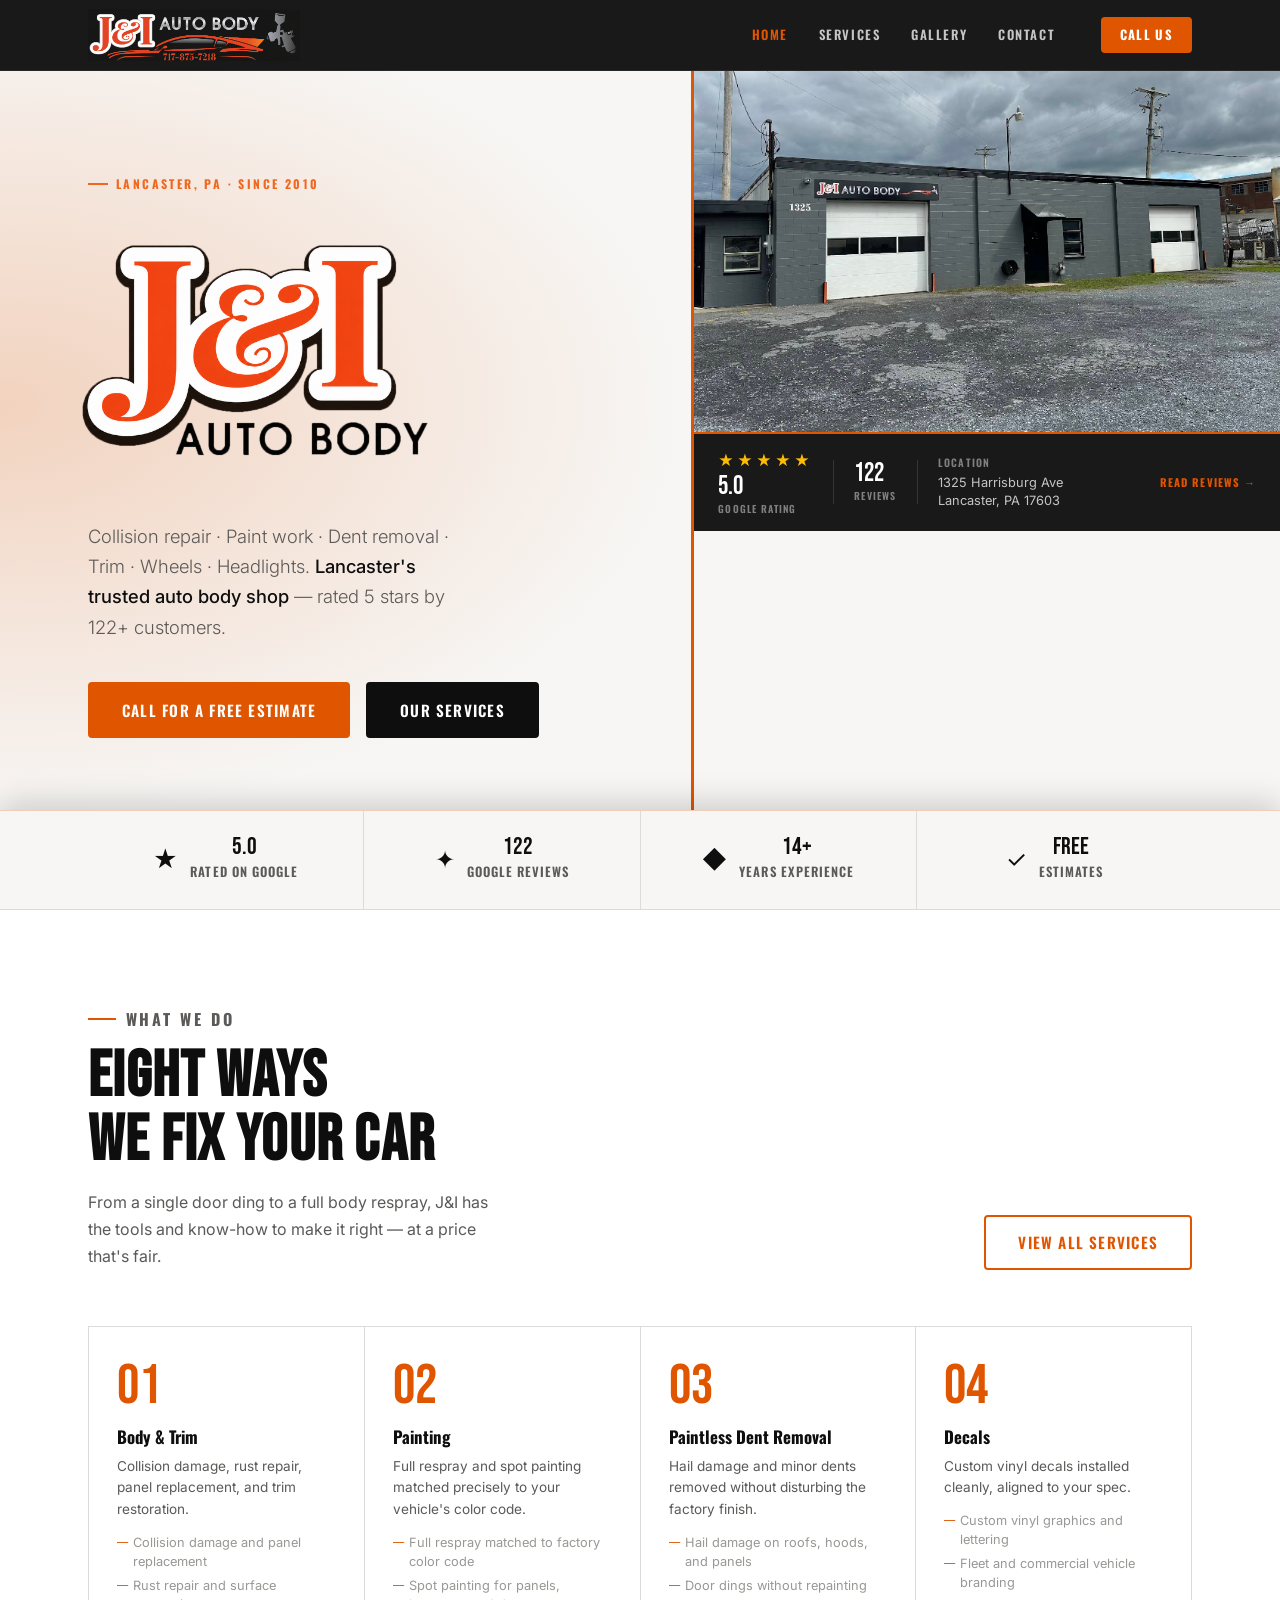
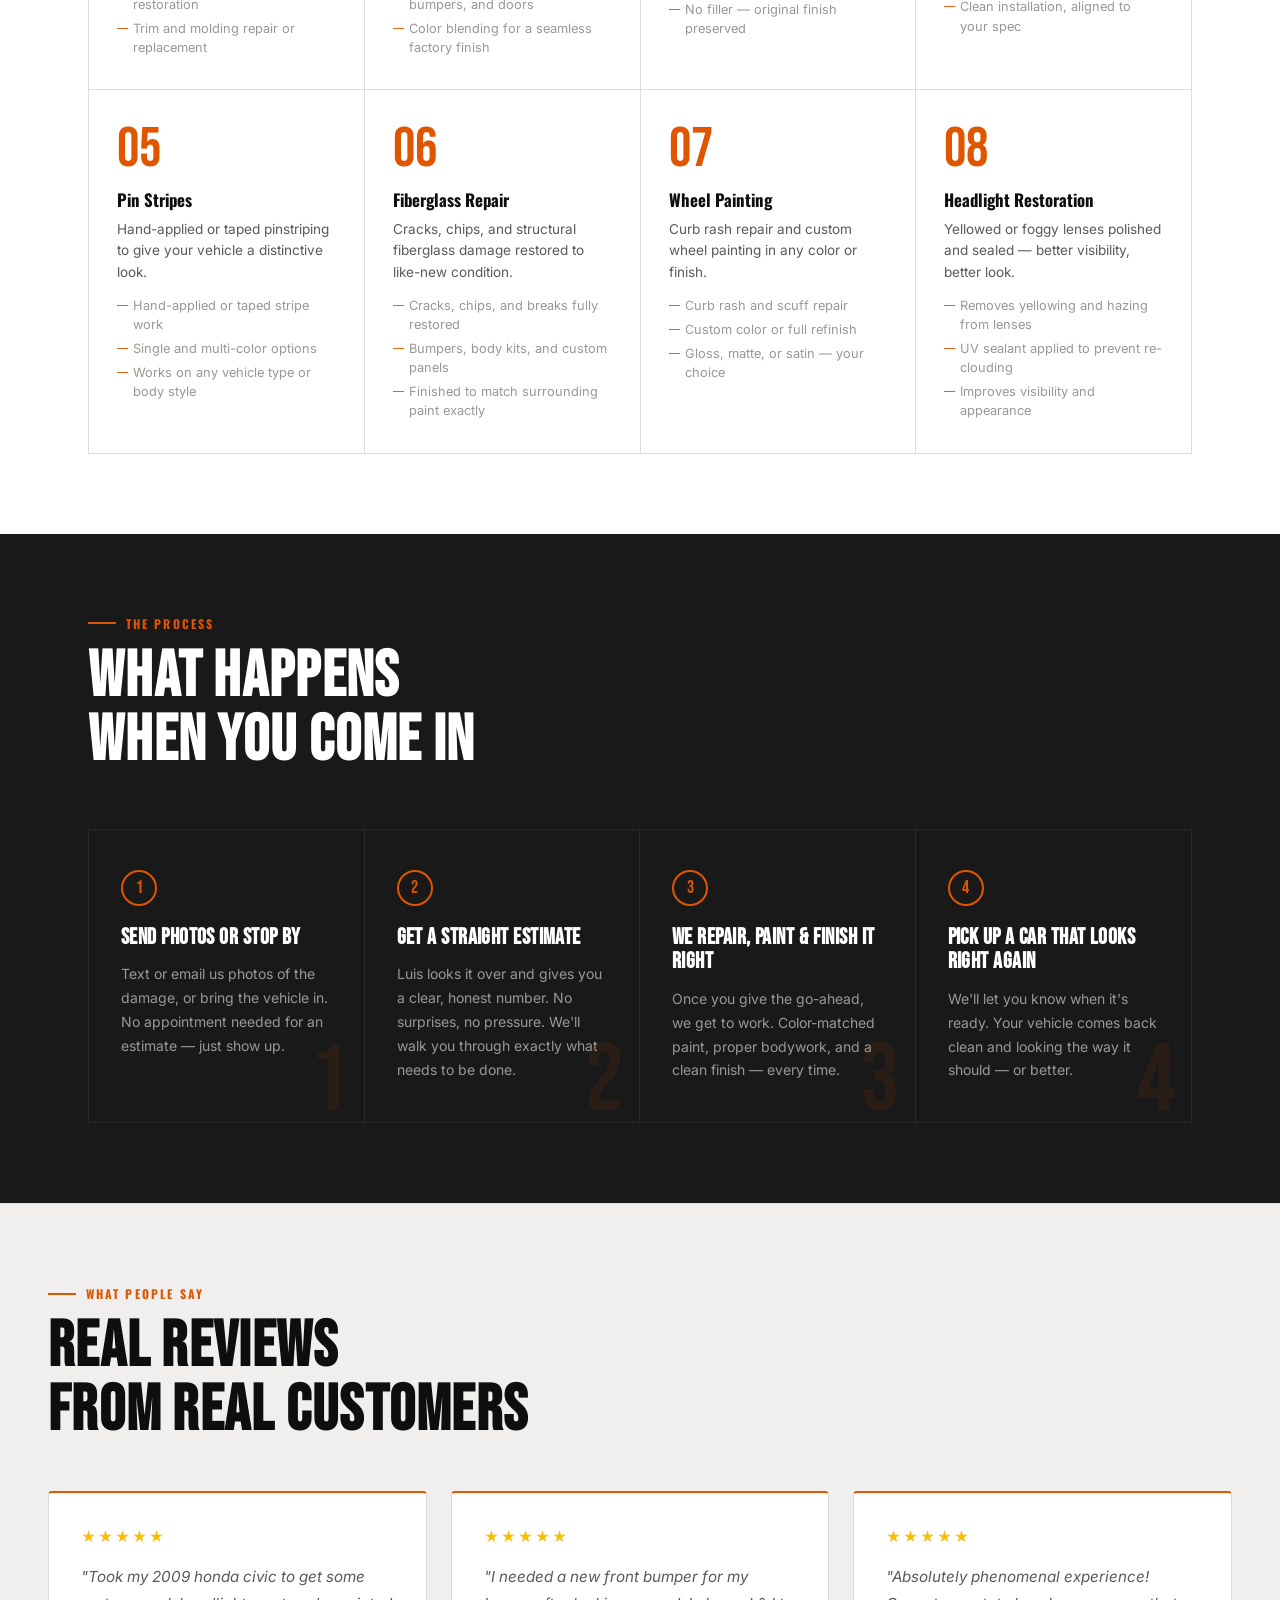
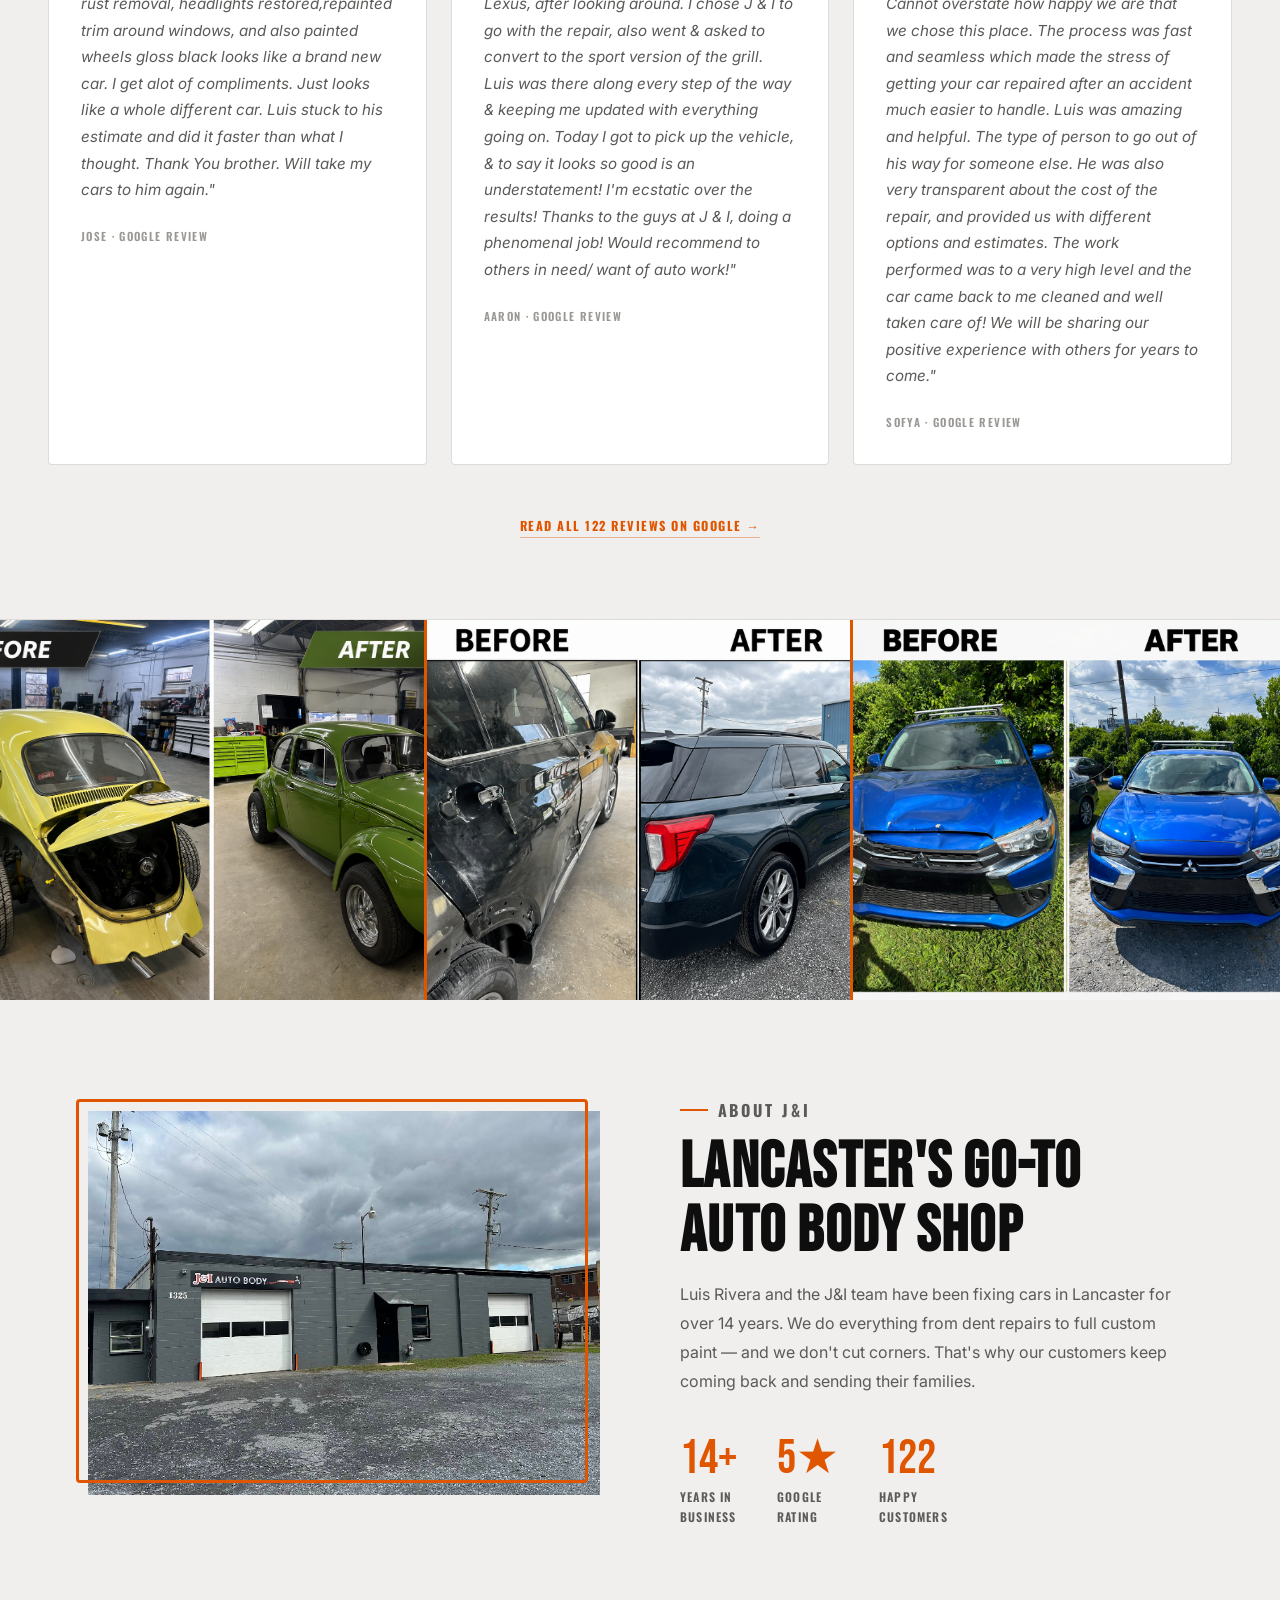
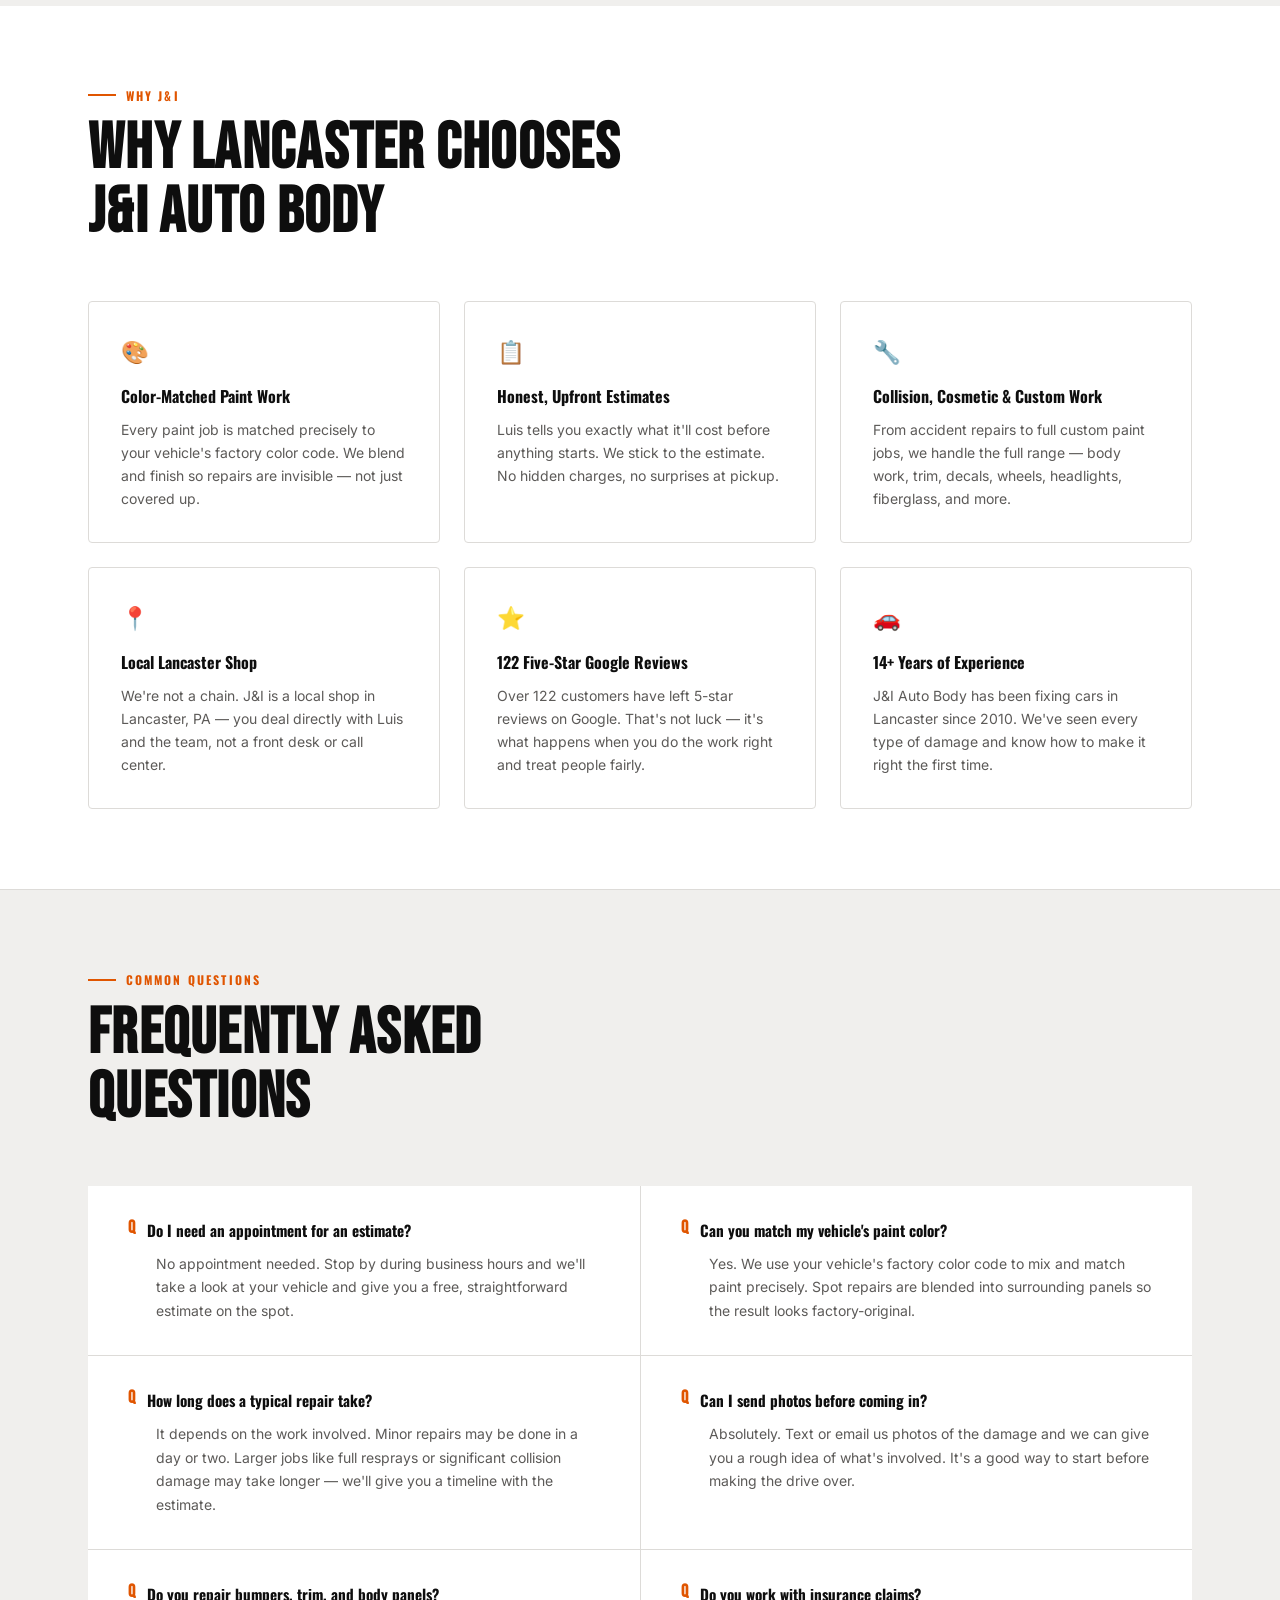
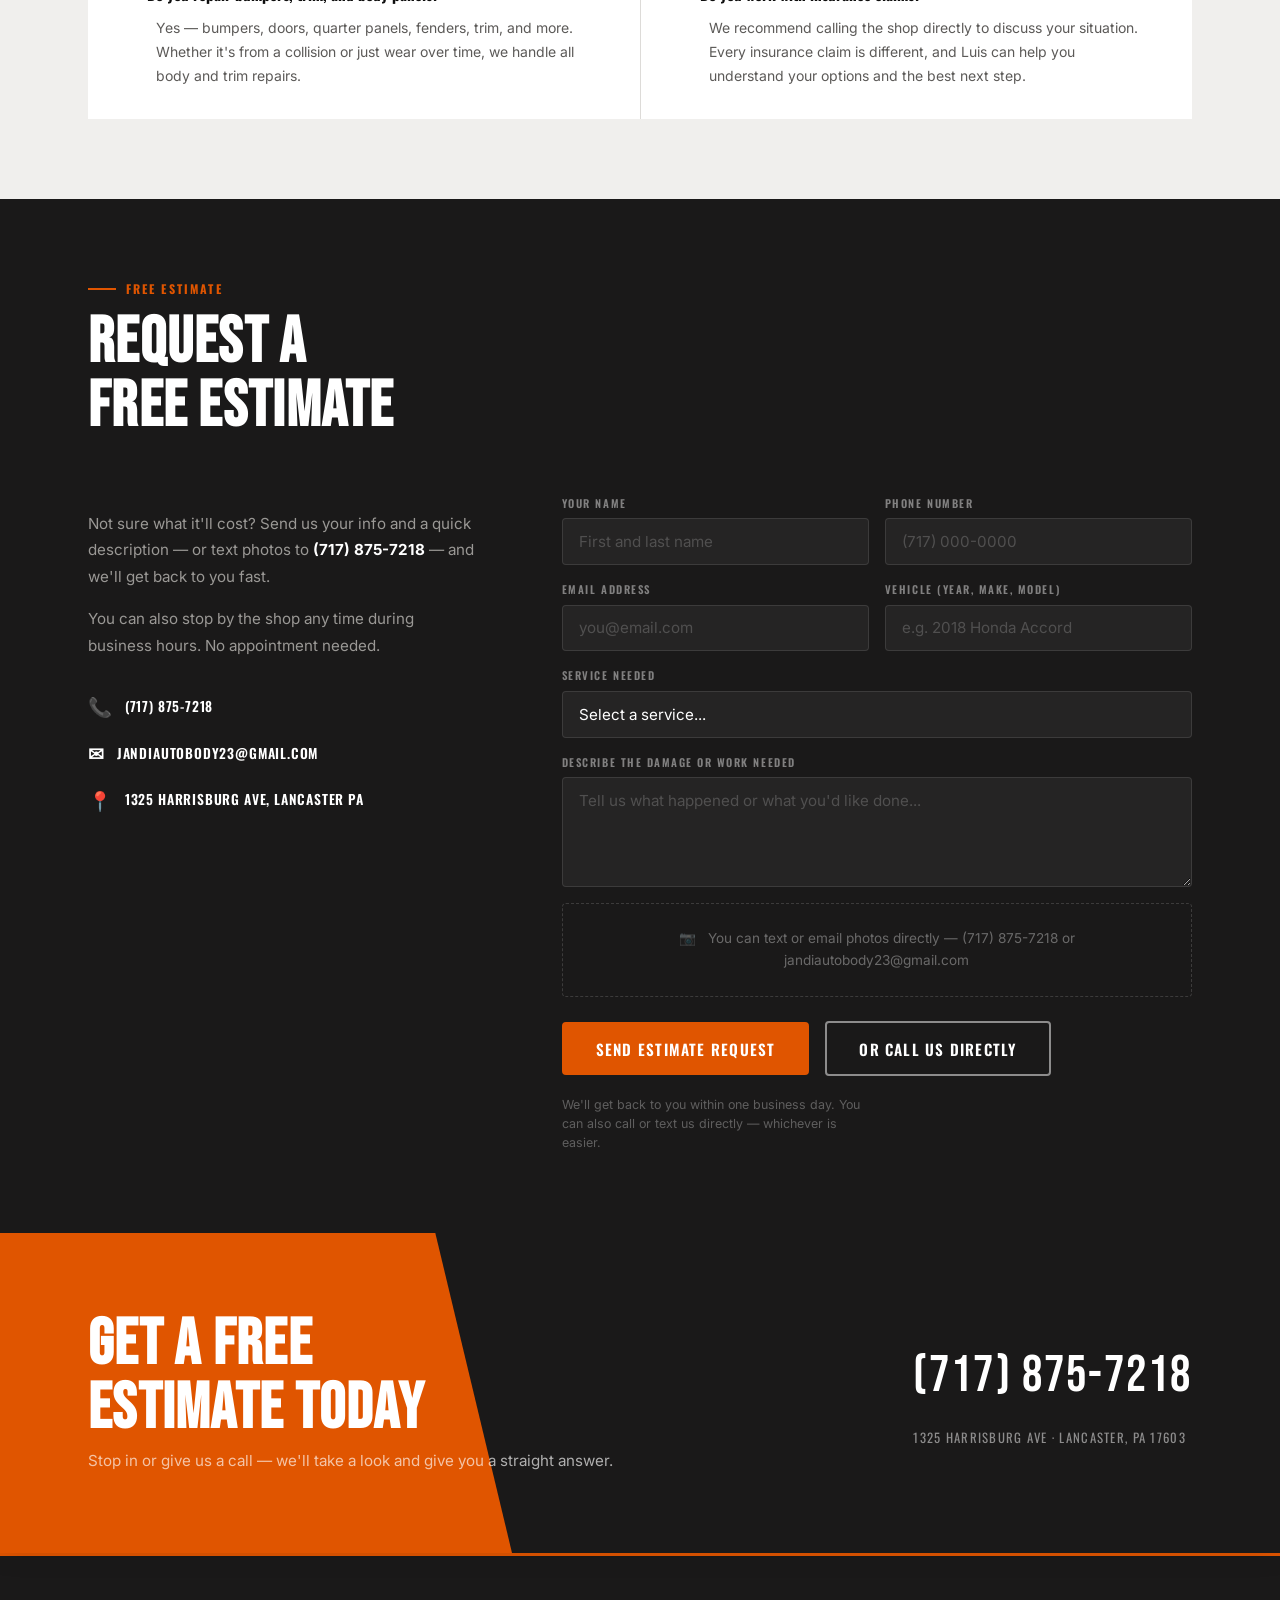
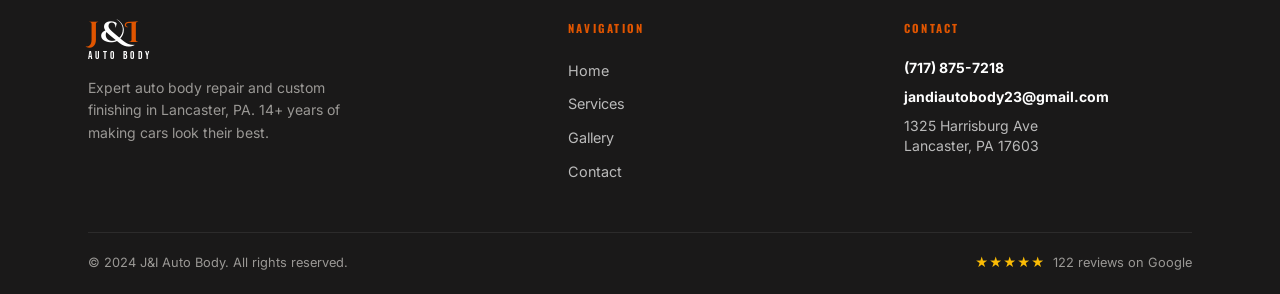
<file: index.html>
<!DOCTYPE html>
<html lang="en">
<head>
  <meta charset="UTF-8">
  <meta name="viewport" content="width=device-width, initial-scale=1.0">
  <meta name="description" content="J&I Auto Body — Expert auto body repair in Lancaster, PA. Body & trim, painting, paintless dent removal, decals, pin stripes, fiberglass repair, wheel painting, and headlight restoration. 5 stars · 14+ years.">
  <title>J&I Auto Body — Lancaster, PA</title>
  <link rel="stylesheet" href="style.css">
  <style>
    /* ── INDEX-SPECIFIC: HERO ─────────────────────── */
    .hero {
      min-height: 90vh;
      background:
        radial-gradient(ellipse 90% 85% at 0% 50%, rgba(224,85,0,0.22) 0%, transparent 60%),
        var(--c-off-white);
      position: relative;
      overflow: hidden;
      display: flex;
      align-items: center;
      padding-top: 70px;
    }

    .hero::before { display: none; }

    .hero-slash { display: none; }

    /* Right panel: photo → reviews → map */
    .hero-right-panel {
      position: absolute;
      right: 0;
      top: 0;
      width: 46%;
      height: 100%;
      display: flex;
      flex-direction: column;
      z-index: 4;
      border-left: 3px solid var(--c-orange);
    }

    .hero-car-img {
      height: 48vh;
      flex-shrink: 0;
      overflow: hidden;
    }

    .hero-car-img img {
      width: 100%;
      height: 100%;
      object-fit: cover;
      object-position: center top;
      display: block;
    }

    .hero-reviews-strip {
      flex-shrink: 0;
      background: #1A1919;
      padding: 0.9rem 1.5rem;
      display: flex;
      align-items: center;
      gap: 1.25rem;
      border-top: 2px solid var(--c-orange);
    }

    .hero-rev-stars { color: #FBBC05; font-size: 0.95rem; letter-spacing: 3px; }

    .hero-rev-score {
      font-family: var(--f-display);
      font-size: 1.6rem;
      color: var(--c-white);
      line-height: 1;
    }

    .hero-rev-label {
      font-family: var(--f-heading);
      font-size: 0.62rem;
      font-weight: 600;
      letter-spacing: 0.12em;
      text-transform: uppercase;
      color: rgba(255,255,255,0.45);
      margin-top: 1px;
    }

    .hero-rev-link {
      font-family: var(--f-heading);
      font-size: 0.68rem;
      font-weight: 700;
      letter-spacing: 0.1em;
      text-transform: uppercase;
      color: var(--c-orange);
      text-decoration: none;
      margin-left: auto;
      white-space: nowrap;
      transition: color var(--transition);
    }
    .hero-rev-link:hover { color: var(--c-orange-warm); }

    .hero-map-wrap {
      flex: 1;
      min-height: 0;
      overflow: hidden;
    }

    .hero-map-wrap iframe {
      width: 100%;
      height: 100%;
      border: none;
      display: block;
    }

    .hero-content {
      position: relative;
      z-index: 3;
      max-width: var(--max-w);
      margin-inline: auto;
      padding: clamp(3rem, 8vh, 6rem) clamp(1.25rem, 5vw, 3rem);
      width: 100%;
    }

    .hero-inner {
      max-width: 540px;
    }

    .hero-eyebrow {
      display: inline-flex;
      align-items: center;
      gap: 0.5rem;
      font-family: var(--f-heading);
      font-size: 0.75rem;
      font-weight: 700;
      letter-spacing: 0.2em;
      text-transform: uppercase;
      color: var(--c-orange-warm);
      margin-top: 2rem;
      margin-bottom: 0.5rem;
    }

    .hero-eyebrow::before {
      content: '';
      display: block;
      width: 20px;
      height: 2px;
      background: currentColor;
    }

    .hero-logo-img {
      display: block;
      max-width: 420px;
      width: 100%;
      margin-left: -50px;
      margin-bottom: 0.25rem;
    }

    .hero-tagline {
      font-family: var(--f-body);
      font-size: clamp(1rem, 2vw, 1.15rem);
      font-weight: 300;
      color: var(--c-gray-600);
      line-height: 1.65;
      margin-bottom: 2.5rem;
      max-width: 380px;
    }

    .hero-tagline strong {
      color: var(--c-black);
      font-weight: 500;
    }

    .hero-actions {
      display: flex;
      gap: 1rem;
      flex-wrap: wrap;
    }

    .hero-badge {
      position: absolute;
      bottom: 2.5rem;
      left: clamp(1.25rem, 5vw, 3rem);
      z-index: 3;
      display: flex;
      align-items: center;
      gap: 1rem;
      background: #1A1919;
      border: none;
      padding: 0.75rem 1.25rem;
      border-radius: var(--radius);
      border-left: 3px solid var(--c-orange);
    }

    .hero-badge-stars { color: #FBBC05; font-size: 0.85rem; letter-spacing: 2px; }

    .hero-badge-text {
      font-family: var(--f-heading);
      font-size: 0.75rem;
      font-weight: 600;
      letter-spacing: 0.08em;
      text-transform: uppercase;
      color: rgba(255,255,255,0.7);
    }

    .hero-badge-count {
      font-family: var(--f-display);
      font-size: 1.1rem;
      color: var(--c-white);
    }

    @media (max-width: 768px) {
      .hero {
        flex-direction: column;
        align-items: stretch;
        min-height: auto;
        position: relative;
        top: auto;
      }
      .hero-content {
        order: 1;
        text-align: center;
        padding: 2rem 1.5rem 2.5rem;
      }
      .hero-inner { max-width: 100%; }
      .hero-logo-img { margin-left: auto; margin-right: auto; max-width: 260px; }
      .hero-tagline { max-width: 100%; }
      .hero-actions { justify-content: center; }
      .hero-eyebrow { justify-content: center; }
      .hero-right-panel {
        order: 2;
        position: relative;
        width: 100%;
        height: auto;
        border-left: none;
        border-top: 3px solid var(--c-orange);
      }
      .hero-car-img { display: none; }
      .hero-reviews-strip { display: none; }
      .hero-map-wrap { flex: none; height: 300px; min-height: 0; }
      .hero-badge { display: none; }
    }

    @media (min-width: 769px) {
      .hero { position: sticky; top: 0; z-index: 1; }
      .hero-scroll-cover { position: relative; z-index: 2; box-shadow: 0 -6px 30px rgba(0,0,0,0.18); }
    }
    .trust-bar { border-top: 1px solid rgba(224,85,0,0.25); }

    /* Testimonials */
    .testimonials-section {
      background: var(--c-gray-100);
      padding: 5rem 0;
      border-top: 1px solid var(--c-gray-200);
      border-bottom: 1px solid var(--c-gray-200);
    }
    .testimonials-section .container { max-width: 1500px; }
    .testimonials-intro { margin-bottom: 3rem; }
    .testimonials-grid {
      display: grid;
      grid-template-columns: repeat(3, 1fr);
      gap: 1.5rem;
      margin-bottom: 3rem;
    }
    .testimonial-card {
      background: var(--c-white);
      border: 1px solid var(--c-gray-200);
      border-top: 2px solid var(--c-orange);
      padding: 2rem;
      border-radius: var(--radius);
    }
    .testimonial-stars {
      color: #FBBC05;
      font-size: 0.9rem;
      letter-spacing: 2px;
      margin-bottom: 1rem;
    }
    .testimonial-text {
      font-size: 0.95rem;
      color: var(--c-gray-600);
      line-height: 1.75;
      margin-bottom: 1.5rem;
      font-style: italic;
    }
    .testimonial-author {
      font-family: var(--f-heading);
      font-size: 0.7rem;
      font-weight: 600;
      letter-spacing: 0.12em;
      text-transform: uppercase;
      color: var(--c-gray-400);
    }
    .testimonials-cta { text-align: center; }
    .testimonials-link {
      font-family: var(--f-heading);
      font-size: 0.78rem;
      font-weight: 700;
      letter-spacing: 0.12em;
      text-transform: uppercase;
      color: var(--c-orange);
      text-decoration: none;
      border-bottom: 1px solid rgba(224,85,0,0.4);
      padding-bottom: 2px;
      transition: color var(--transition);
    }
    .testimonials-link:hover { color: var(--c-orange-warm); }
    @media (max-width: 768px) {
      .testimonials-grid { grid-template-columns: 1fr; }
    }
  </style>
</head>
<body>
  <a href="#main" class="skip-link">Skip to content</a>

  <!-- NAVIGATION -->
  <nav class="site-nav" id="site-nav">
    <div class="nav-inner">
      <a href="index.html" class="nav-logo" aria-label="J&I Auto Body home">
        <img src="banner.png" alt="J&I Auto Body" style="height:52px;width:auto;display:block;">
      </a>
      <button class="nav-toggle" aria-label="Toggle navigation menu" aria-expanded="false" aria-controls="nav-links">
        <span></span><span></span><span></span>
      </button>
      <ul class="nav-links" id="nav-links" role="list">
        <li><a href="index.html" class="active">Home</a></li>
        <li><a href="services.html">Services</a></li>
        <li><a href="gallery.html">Gallery</a></li>
        <li><a href="contact.html">Contact</a></li>
      </ul>
      <a href="tel:+17178757218" class="nav-cta">Call Us</a>
    </div>
  </nav>

  <main id="main">

    <!-- HERO -->
    <section class="hero" aria-label="J&I Auto Body hero">
      <div class="hero-slash" aria-hidden="true"></div>

      <div class="hero-right-panel">
        <div class="hero-car-img" aria-hidden="true">
          <img src="shop.png" alt="">
        </div>
        <div class="hero-reviews-strip">
          <div>
            <span class="hero-rev-stars">★★★★★</span>
            <div class="hero-rev-score">5.0</div>
            <div class="hero-rev-label">Google Rating</div>
          </div>
          <div style="width:1px;height:44px;background:rgba(255,255,255,0.12);flex-shrink:0;"></div>
          <div>
            <div class="hero-rev-score">122</div>
            <div class="hero-rev-label">Reviews</div>
          </div>
          <div style="width:1px;height:44px;background:rgba(255,255,255,0.12);flex-shrink:0;"></div>
          <div>
            <div style="font-family:var(--f-heading);font-size:0.65rem;font-weight:600;letter-spacing:0.12em;text-transform:uppercase;color:rgba(255,255,255,0.45);">Location</div>
            <div style="font-size:0.8rem;color:rgba(255,255,255,0.75);line-height:1.4;margin-top:2px;">1325 Harrisburg Ave<br>Lancaster, PA 17603</div>
          </div>
          <a href="https://www.google.com/maps/search/J+%26+I+Auto+Body+1325+Harrisburg+Ave+Lancaster+PA" target="_blank" rel="noopener" class="hero-rev-link">Read Reviews →</a>
        </div>
        <div class="hero-map-wrap" style="position:relative;">
          <a href="https://www.google.com/maps/place/J+%26+I+Auto+Body/@40.0570381,-76.33043,17z" target="_blank" rel="noopener noreferrer" aria-label="View J&I Auto Body on Google Maps" style="position:absolute;inset:0;z-index:10;cursor:pointer;"></a>
          <iframe
            src="https://maps.google.com/maps?q=1325+Harrisburg+Ave+Lancaster+PA+17603&output=embed&z=15"
            allowfullscreen=""
            loading="lazy"
            referrerpolicy="no-referrer-when-downgrade"
            title="J&I Auto Body location"
          ></iframe>
        </div>
      </div>

      <div class="hero-content">
        <div class="hero-inner">
          <p class="hero-eyebrow">Lancaster, PA · Since 2010</p>
          <img src="logo3.png" alt="J&I Auto Body" class="hero-logo-img">
          <p class="hero-tagline">
            Collision repair · Paint work · Dent removal · Trim · Wheels · Headlights. <strong>Lancaster's trusted auto body shop</strong> — rated 5 stars by 122+ customers.
          </p>
          <div class="hero-actions">
            <a href="tel:+17178757218" class="btn btn-primary">
              Call for a Free Estimate
            </a>
            <a href="services.html" class="btn btn-dark">Our Services</a>
          </div>
        </div>
      </div>


    </section>

    <div class="hero-scroll-cover">
    <!-- TRUST BAR -->
    <div class="trust-bar" role="list" aria-label="Trust highlights">
      <div class="trust-bar-inner container">
        <div class="trust-item" role="listitem">
          <span class="trust-icon" aria-hidden="true">★</span>
          <div>
            <span class="trust-value">5.0</span>
            <span class="trust-label">Rated on Google</span>
          </div>
        </div>
        <div class="trust-item" role="listitem">
          <span class="trust-icon" aria-hidden="true">✦</span>
          <div>
            <span class="trust-value">122</span>
            <span class="trust-label">Google Reviews</span>
          </div>
        </div>
        <div class="trust-item" role="listitem">
          <span class="trust-icon" aria-hidden="true">◆</span>
          <div>
            <span class="trust-value">14+</span>
            <span class="trust-label">Years Experience</span>
          </div>
        </div>
        <div class="trust-item" role="listitem">
          <span class="trust-icon" aria-hidden="true">✓</span>
          <div>
            <span class="trust-value">Free</span>
            <span class="trust-label">Estimates</span>
          </div>
        </div>
      </div>
    </div>

    <!-- SERVICES PREVIEW -->
    <section class="services-section" aria-labelledby="services-heading">
      <div class="container">
        <div class="services-intro">
          <div class="services-intro-text">
            <p class="section-eyebrow">What We Do</p>
            <h2 class="section-title" id="services-heading">Eight Ways<br>We Fix Your Car</h2>
            <p>From a single door ding to a full body respray, J&amp;I has the tools and know-how to make it right — at a price that's fair.</p>
          </div>
          <div class="services-intro-action reveal reveal-delay-2">
            <a href="services.html" class="btn btn-outline">View All Services</a>
          </div>
        </div>

        <div class="services-grid" role="list">
          <article class="service-card reveal" role="listitem">
            <span class="service-card-num" aria-hidden="true">01</span>
            <h3 class="service-card-name">Body &amp; Trim</h3>
            <p class="service-card-desc">Collision damage, rust repair, panel replacement, and trim restoration.</p>
            <ul class="service-card-bullets">
              <li>Collision damage and panel replacement</li>
              <li>Rust repair and surface restoration</li>
              <li>Trim and molding repair or replacement</li>
            </ul>
          </article>
          <article class="service-card reveal reveal-delay-1" role="listitem">
            <span class="service-card-num" aria-hidden="true">02</span>
            <h3 class="service-card-name">Painting</h3>
            <p class="service-card-desc">Full respray and spot painting matched precisely to your vehicle's color code.</p>
            <ul class="service-card-bullets">
              <li>Full respray matched to factory color code</li>
              <li>Spot painting for panels, bumpers, and doors</li>
              <li>Color blending for a seamless factory finish</li>
            </ul>
          </article>
          <article class="service-card reveal reveal-delay-2" role="listitem">
            <span class="service-card-num" aria-hidden="true">03</span>
            <h3 class="service-card-name">Paintless Dent Removal</h3>
            <p class="service-card-desc">Hail damage and minor dents removed without disturbing the factory finish.</p>
            <ul class="service-card-bullets">
              <li>Hail damage on roofs, hoods, and panels</li>
              <li>Door dings without repainting</li>
              <li>No filler — original finish preserved</li>
            </ul>
          </article>
          <article class="service-card reveal reveal-delay-3" role="listitem">
            <span class="service-card-num" aria-hidden="true">04</span>
            <h3 class="service-card-name">Decals</h3>
            <p class="service-card-desc">Custom vinyl decals installed cleanly, aligned to your spec.</p>
            <ul class="service-card-bullets">
              <li>Custom vinyl graphics and lettering</li>
              <li>Fleet and commercial vehicle branding</li>
              <li>Clean installation, aligned to your spec</li>
            </ul>
          </article>
          <article class="service-card reveal" role="listitem">
            <span class="service-card-num" aria-hidden="true">05</span>
            <h3 class="service-card-name">Pin Stripes</h3>
            <p class="service-card-desc">Hand-applied or taped pinstriping to give your vehicle a distinctive look.</p>
            <ul class="service-card-bullets">
              <li>Hand-applied or taped stripe work</li>
              <li>Single and multi-color options</li>
              <li>Works on any vehicle type or body style</li>
            </ul>
          </article>
          <article class="service-card reveal reveal-delay-1" role="listitem">
            <span class="service-card-num" aria-hidden="true">06</span>
            <h3 class="service-card-name">Fiberglass Repair</h3>
            <p class="service-card-desc">Cracks, chips, and structural fiberglass damage restored to like-new condition.</p>
            <ul class="service-card-bullets">
              <li>Cracks, chips, and breaks fully restored</li>
              <li>Bumpers, body kits, and custom panels</li>
              <li>Finished to match surrounding paint exactly</li>
            </ul>
          </article>
          <article class="service-card reveal reveal-delay-2" role="listitem">
            <span class="service-card-num" aria-hidden="true">07</span>
            <h3 class="service-card-name">Wheel Painting</h3>
            <p class="service-card-desc">Curb rash repair and custom wheel painting in any color or finish.</p>
            <ul class="service-card-bullets">
              <li>Curb rash and scuff repair</li>
              <li>Custom color or full refinish</li>
              <li>Gloss, matte, or satin — your choice</li>
            </ul>
          </article>
          <article class="service-card reveal reveal-delay-3" role="listitem">
            <span class="service-card-num" aria-hidden="true">08</span>
            <h3 class="service-card-name">Headlight Restoration</h3>
            <p class="service-card-desc">Yellowed or foggy lenses polished and sealed — better visibility, better look.</p>
            <ul class="service-card-bullets">
              <li>Removes yellowing and hazing from lenses</li>
              <li>UV sealant applied to prevent re-clouding</li>
              <li>Improves visibility and appearance</li>
            </ul>
          </article>
        </div>
      </div>
    </section>

    <!-- HOW IT WORKS -->
    <section class="how-it-works" aria-labelledby="hiw-heading">
      <div class="container">
        <p class="section-eyebrow" style="color:var(--c-orange);">The Process</p>
        <h2 class="section-title section-title--light" id="hiw-heading">What Happens<br>When You Come In</h2>
        <div class="hiw-grid">
          <div class="hiw-step reveal">
            <div class="hiw-step-badge">1</div>
            <h3 class="hiw-step-title">Send Photos or Stop By</h3>
            <p class="hiw-step-desc">Text or email us photos of the damage, or bring the vehicle in. No appointment needed for an estimate — just show up.</p>
            <span class="hiw-step-num" aria-hidden="true">1</span>
          </div>
          <div class="hiw-step reveal reveal-delay-1">
            <div class="hiw-step-badge">2</div>
            <h3 class="hiw-step-title">Get a Straight Estimate</h3>
            <p class="hiw-step-desc">Luis looks it over and gives you a clear, honest number. No surprises, no pressure. We'll walk you through exactly what needs to be done.</p>
            <span class="hiw-step-num" aria-hidden="true">2</span>
          </div>
          <div class="hiw-step reveal reveal-delay-2">
            <div class="hiw-step-badge">3</div>
            <h3 class="hiw-step-title">We Repair, Paint &amp; Finish It Right</h3>
            <p class="hiw-step-desc">Once you give the go-ahead, we get to work. Color-matched paint, proper bodywork, and a clean finish — every time.</p>
            <span class="hiw-step-num" aria-hidden="true">3</span>
          </div>
          <div class="hiw-step reveal reveal-delay-3">
            <div class="hiw-step-badge">4</div>
            <h3 class="hiw-step-title">Pick Up a Car That Looks Right Again</h3>
            <p class="hiw-step-desc">We'll let you know when it's ready. Your vehicle comes back clean and looking the way it should — or better.</p>
            <span class="hiw-step-num" aria-hidden="true">4</span>
          </div>
        </div>
      </div>
    </section>

    <!-- TESTIMONIALS -->
    <section class="testimonials-section" aria-labelledby="testimonials-heading">
      <div class="container">
        <div class="testimonials-intro">
          <p class="section-eyebrow" style="color:var(--c-orange);">What People Say</p>
          <h2 class="section-title" id="testimonials-heading">Real Reviews<br>From Real Customers</h2>
        </div>
        <div class="testimonials-grid">
          <div class="testimonial-card reveal">
            <div class="testimonial-stars">★★★★★</div>
            <p class="testimonial-text">"Took my 2009 honda civic to get some rust removal, headlights restored,repainted trim around windows, and also painted wheels gloss black looks like a brand new car. I get alot of compliments. Just looks like a whole different car. Luis stuck to his estimate and did it faster than what I thought. Thank You brother. Will take my cars to him again."</p>
            <div class="testimonial-author">Jose · Google Review</div>
          </div>
          <div class="testimonial-card reveal reveal-delay-1">
            <div class="testimonial-stars">★★★★★</div>
            <p class="testimonial-text">"I needed a new front bumper for my Lexus, after looking around. I chose J &amp; I to go with the repair, also went &amp; asked to convert to the sport version of the grill. Luis was there along every step of the way &amp; keeping me updated with everything going on. Today I got to pick up the vehicle, &amp; to say it looks so good is an understatement! I'm ecstatic over the results! Thanks to the guys at J &amp; I, doing a phenomenal job! Would recommend to others in need/ want of auto work!"</p>
            <div class="testimonial-author">Aaron · Google Review</div>
          </div>
          <div class="testimonial-card reveal reveal-delay-2">
            <div class="testimonial-stars">★★★★★</div>
            <p class="testimonial-text">"Absolutely phenomenal experience! Cannot overstate how happy we are that we chose this place. The process was fast and seamless which made the stress of getting your car repaired after an accident much easier to handle. Luis was amazing and helpful. The type of person to go out of his way for someone else. He was also very transparent about the cost of the repair, and provided us with different options and estimates. The work performed was to a very high level and the car came back to me cleaned and well taken care of! We will be sharing our positive experience with others for years to come."</p>
            <div class="testimonial-author">Sofya · Google Review</div>
          </div>
        </div>
        <div class="testimonials-cta">
          <a href="https://www.google.com/search?q=J%26I+Auto+Body+Lancaster+PA+reviews" target="_blank" rel="noopener noreferrer" class="testimonials-link">Read All 122 Reviews on Google →</a>
        </div>
      </div>
    </section>

    <!-- PHOTO STRIP -->
    <div class="photo-strip" aria-label="Work photos" role="list" style="gap:0;background:var(--c-orange);">
      <div class="photo-strip-item" role="listitem" style="border-right:3px solid var(--c-orange);">
        <img src="beforeafter1.png" alt="Before and after body repair" style="width:100%;height:100%;object-fit:cover;display:block;">
        <div class="photo-strip-overlay">
          <span class="photo-strip-caption">Body Repair</span>
        </div>
      </div>
      <div class="photo-strip-item" role="listitem" style="border-right:3px solid var(--c-orange);">
        <img src="beforeafter4.png" alt="Before and after door and panel repair" style="width:100%;height:100%;object-fit:cover;object-position:top center;display:block;">
        <div class="photo-strip-overlay">
          <span class="photo-strip-caption">Panel Repair</span>
        </div>
      </div>
      <div class="photo-strip-item" role="listitem">
        <img src="beforeafter6.png" alt="Before and after front collision repair" style="width:100%;height:100%;object-fit:cover;object-position:top center;display:block;">
        <div class="photo-strip-overlay">
          <span class="photo-strip-caption">Collision Repair</span>
        </div>
      </div>
    </div>

    <!-- ABOUT STRIP -->
    <section class="about-strip" aria-labelledby="about-heading">
      <div class="container">
        <div class="about-strip-inner">
          <div class="about-strip-photo reveal">
            <img src="shop.png" alt="J&I Auto Body shop at 1325 Harrisburg Ave Lancaster PA" style="width:100%;height:100%;object-fit:cover;display:block;min-height:300px;">
          </div>
          <div class="about-text reveal reveal-delay-2">
            <p class="section-eyebrow">About J&amp;I</p>
            <h2 class="section-title" id="about-heading">Lancaster's Go-To<br>Auto Body Shop</h2>
            <p>Luis Rivera and the J&amp;I team have been fixing cars in Lancaster for over 14 years. We do everything from dent repairs to full custom paint — and we don't cut corners. That's why our customers keep coming back and sending their families.</p>
            <div class="about-stats">
              <div>
                <div class="about-stat-num">14+</div>
                <div class="about-stat-label">Years in<br>Business</div>
              </div>
              <div>
                <div class="about-stat-num">5★</div>
                <div class="about-stat-label">Google<br>Rating</div>
              </div>
              <div>
                <div class="about-stat-num">122</div>
                <div class="about-stat-label">Happy<br>Customers</div>
              </div>
            </div>
          </div>
        </div>
      </div>
    </section>

    <!-- WHY CHOOSE -->
    <section class="why-choose" aria-labelledby="why-heading">
      <div class="container">
        <p class="section-eyebrow">Why J&amp;I</p>
        <h2 class="section-title" id="why-heading">Why Lancaster Chooses<br>J&amp;I Auto Body</h2>
        <div class="why-grid">
          <div class="why-card reveal">
            <span class="why-card-icon">🎨</span>
            <h3 class="why-card-title">Color-Matched Paint Work</h3>
            <p class="why-card-desc">Every paint job is matched precisely to your vehicle's factory color code. We blend and finish so repairs are invisible — not just covered up.</p>
          </div>
          <div class="why-card reveal reveal-delay-1">
            <span class="why-card-icon">📋</span>
            <h3 class="why-card-title">Honest, Upfront Estimates</h3>
            <p class="why-card-desc">Luis tells you exactly what it'll cost before anything starts. We stick to the estimate. No hidden charges, no surprises at pickup.</p>
          </div>
          <div class="why-card reveal reveal-delay-2">
            <span class="why-card-icon">🔧</span>
            <h3 class="why-card-title">Collision, Cosmetic &amp; Custom Work</h3>
            <p class="why-card-desc">From accident repairs to full custom paint jobs, we handle the full range — body work, trim, decals, wheels, headlights, fiberglass, and more.</p>
          </div>
          <div class="why-card reveal">
            <span class="why-card-icon">📍</span>
            <h3 class="why-card-title">Local Lancaster Shop</h3>
            <p class="why-card-desc">We're not a chain. J&I is a local shop in Lancaster, PA — you deal directly with Luis and the team, not a front desk or call center.</p>
          </div>
          <div class="why-card reveal reveal-delay-1">
            <span class="why-card-icon">⭐</span>
            <h3 class="why-card-title">122 Five-Star Google Reviews</h3>
            <p class="why-card-desc">Over 122 customers have left 5-star reviews on Google. That's not luck — it's what happens when you do the work right and treat people fairly.</p>
          </div>
          <div class="why-card reveal reveal-delay-2">
            <span class="why-card-icon">🚗</span>
            <h3 class="why-card-title">14+ Years of Experience</h3>
            <p class="why-card-desc">J&I Auto Body has been fixing cars in Lancaster since 2010. We've seen every type of damage and know how to make it right the first time.</p>
          </div>
        </div>
      </div>
    </section>

    <!-- FAQ -->
    <section class="faq-section" aria-labelledby="faq-heading">
      <div class="container">
        <p class="section-eyebrow">Common Questions</p>
        <h2 class="section-title" id="faq-heading">Frequently Asked<br>Questions</h2>
        <div class="faq-grid">
          <div class="faq-item reveal">
            <p class="faq-q">Do I need an appointment for an estimate?</p>
            <p class="faq-a">No appointment needed. Stop by during business hours and we'll take a look at your vehicle and give you a free, straightforward estimate on the spot.</p>
          </div>
          <div class="faq-item reveal reveal-delay-1">
            <p class="faq-q">Can you match my vehicle's paint color?</p>
            <p class="faq-a">Yes. We use your vehicle's factory color code to mix and match paint precisely. Spot repairs are blended into surrounding panels so the result looks factory-original.</p>
          </div>
          <div class="faq-item reveal">
            <p class="faq-q">How long does a typical repair take?</p>
            <p class="faq-a">It depends on the work involved. Minor repairs may be done in a day or two. Larger jobs like full resprays or significant collision damage may take longer — we'll give you a timeline with the estimate.</p>
          </div>
          <div class="faq-item reveal reveal-delay-1">
            <p class="faq-q">Can I send photos before coming in?</p>
            <p class="faq-a">Absolutely. Text or email us photos of the damage and we can give you a rough idea of what's involved. It's a good way to start before making the drive over.</p>
          </div>
          <div class="faq-item reveal">
            <p class="faq-q">Do you repair bumpers, trim, and body panels?</p>
            <p class="faq-a">Yes — bumpers, doors, quarter panels, fenders, trim, and more. Whether it's from a collision or just wear over time, we handle all body and trim repairs.</p>
          </div>
          <div class="faq-item reveal reveal-delay-1">
            <p class="faq-q">Do you work with insurance claims?</p>
            <p class="faq-a">We recommend calling the shop directly to discuss your situation. Every insurance claim is different, and Luis can help you understand your options and the best next step.</p>
          </div>
        </div>
      </div>
    </section>

    <!-- ESTIMATE FORM -->
    <section class="estimate-section" aria-labelledby="estimate-heading-home">
      <div class="container">
        <p class="section-eyebrow" style="color:var(--c-orange);">Free Estimate</p>
        <h2 class="section-title section-title--light" id="estimate-heading-home">Request a<br>Free Estimate</h2>
        <div class="estimate-layout">
          <div class="estimate-info">
            <p>Not sure what it'll cost? Send us your info and a quick description — or text photos to <strong style="color:var(--c-white);">(717) 875-7218</strong> — and we'll get back to you fast.</p>
            <p style="margin-top:1rem;">You can also stop by the shop any time during business hours. No appointment needed.</p>
            <div class="estimate-contact-links">
              <a href="tel:+17178757218" class="estimate-contact-link"><span>📞</span> (717) 875-7218</a>
              <a href="mailto:jandiautobody23@gmail.com" class="estimate-contact-link"><span>✉</span> jandiautobody23@gmail.com</a>
              <a href="https://maps.google.com/?q=1325+Harrisburg+Ave+Lancaster+PA+17603" target="_blank" rel="noopener noreferrer" class="estimate-contact-link"><span>📍</span> 1325 Harrisburg Ave, Lancaster PA</a>
            </div>
          </div>
          <form class="estimate-form" id="estimate-form-home" action="#" onsubmit="return false;" aria-label="Request a free estimate">
            <div class="form-group">
              <label class="form-label" for="h-est-name">Your Name</label>
              <input class="form-input" type="text" id="h-est-name" name="Name" placeholder="First and last name" required>
            </div>
            <div class="form-group">
              <label class="form-label" for="h-est-phone">Phone Number</label>
              <input class="form-input" type="tel" id="h-est-phone" name="Phone" placeholder="(717) 000-0000">
            </div>
            <div class="form-group">
              <label class="form-label" for="h-est-email">Email Address</label>
              <input class="form-input" type="email" id="h-est-email" name="Email" placeholder="you@email.com">
            </div>
            <div class="form-group">
              <label class="form-label" for="h-est-vehicle">Vehicle (Year, Make, Model)</label>
              <input class="form-input" type="text" id="h-est-vehicle" name="Vehicle" placeholder="e.g. 2018 Honda Accord">
            </div>
            <div class="form-group full">
              <label class="form-label" for="h-est-service">Service Needed</label>
              <select class="form-select" id="h-est-service" name="Service">
                <option value="" disabled selected>Select a service...</option>
                <option>Body &amp; Trim Repair</option>
                <option>Painting / Respray</option>
                <option>Paintless Dent Removal</option>
                <option>Collision Repair</option>
                <option>Decals</option>
                <option>Pin Stripes</option>
                <option>Fiberglass Repair</option>
                <option>Wheel Painting</option>
                <option>Headlight Restoration</option>
                <option>Not Sure / Multiple</option>
              </select>
            </div>
            <div class="form-group full">
              <label class="form-label" for="h-est-message">Describe the Damage or Work Needed</label>
              <textarea class="form-textarea" id="h-est-message" name="Message" placeholder="Tell us what happened or what you'd like done..."></textarea>
            </div>
            <div class="form-upload" role="button" tabindex="0" aria-label="Photo upload placeholder">
              📷 &nbsp; You can text or email photos directly — (717) 875-7218 or jandiautobody23@gmail.com
            </div>
            <div class="form-actions">
              <button type="submit" class="btn btn-primary">Send Estimate Request</button>
              <a href="tel:+17178757218" class="btn btn-ghost">Or Call Us Directly</a>
            </div>
            <p class="form-note">We'll get back to you within one business day. You can also call or text us directly — whichever is easier.</p>
          </form>
        </div>
      </div>
    </section>

    <!-- CTA BAND -->
    <section class="cta-band" aria-labelledby="cta-heading">
      <div class="cta-band-slash" aria-hidden="true"></div>
      <div class="container cta-band-inner">
        <div class="cta-band-text reveal">
          <h2 id="cta-heading">Get a Free<br>Estimate Today</h2>
          <p>Stop in or give us a call — we'll take a look and give you a straight answer.</p>
        </div>
        <div class="reveal reveal-delay-2">
          <a href="tel:+17178757218" class="cta-band-phone">(717) 875-7218</a>
          <span class="cta-band-sub">1325 Harrisburg Ave · Lancaster, PA 17603</span>
        </div>
      </div>
    </section>

    </div><!-- /.hero-scroll-cover -->

  </main>

  <!-- FOOTER -->
  <footer class="site-footer" role="contentinfo">
    <div class="container">
      <div class="footer-grid">
        <div class="footer-brand">
          <div class="logo-mark">
            <span class="logo-ji">J<span class="logo-amp">&</span>I</span>
            <span class="logo-autobody">Auto Body</span>
          </div>
          <p class="footer-tagline">Expert auto body repair and custom finishing in Lancaster, PA. 14+ years of making cars look their best.</p>
        </div>
        <div>
          <p class="footer-heading">Navigation</p>
          <ul class="footer-links">
            <li><a href="index.html">Home</a></li>
            <li><a href="services.html">Services</a></li>
            <li><a href="gallery.html">Gallery</a></li>
            <li><a href="contact.html">Contact</a></li>
          </ul>
        </div>
        <div>
          <p class="footer-heading">Contact</p>
          <div class="footer-contact-item">
            <div>
              <strong><a href="tel:+17178757218">(717) 875-7218</a></strong>
            </div>
          </div>
          <div class="footer-contact-item">
            <div>
              <strong><a href="mailto:jandiautobody23@gmail.com">jandiautobody23@gmail.com</a></strong>
            </div>
          </div>
          <div class="footer-contact-item">
            <div>1325 Harrisburg Ave<br>Lancaster, PA 17603</div>
          </div>
        </div>
      </div>

      <div class="footer-bottom">
        <p>© 2024 J&amp;I Auto Body. All rights reserved.</p>
        <div class="footer-reviews">
          <span class="stars">★★★★★</span>
          <span>122 reviews on Google</span>
        </div>
      </div>
    </div>
  </footer>

  <!-- MOBILE STICKY CTA -->
  <div class="mobile-cta-bar" aria-label="Call for free estimate">
    <a href="tel:+17178757218">Call for a Free Estimate &nbsp;·&nbsp; (717) 875-7218</a>
  </div>

  <script>
    if (history.scrollRestoration) history.scrollRestoration = 'manual';
    window.scrollTo(0, 0);

    // Nav scroll shadow
    const nav = document.getElementById('site-nav');
    window.addEventListener('scroll', () => {
      nav.classList.toggle('scrolled', window.scrollY > 20);
    }, { passive: true });

    // Mobile toggle
    const toggle = document.querySelector('.nav-toggle');
    const links = document.getElementById('nav-links');
    toggle.addEventListener('click', () => {
      const expanded = toggle.getAttribute('aria-expanded') === 'true';
      toggle.setAttribute('aria-expanded', String(!expanded));
      links.classList.toggle('open', !expanded);
    });

    // Close mobile nav on link click
    links.querySelectorAll('a').forEach(a => {
      a.addEventListener('click', () => {
        toggle.setAttribute('aria-expanded', 'false');
        links.classList.remove('open');
      });
    });

    // Scroll reveal
    const observer = new IntersectionObserver((entries) => {
      entries.forEach(e => { if (e.isIntersecting) { e.target.classList.add('visible'); observer.unobserve(e.target); } });
    }, { threshold: 0.12 });
    document.querySelectorAll('.reveal').forEach(el => observer.observe(el));
  </script>
</body>
</html>
</file>
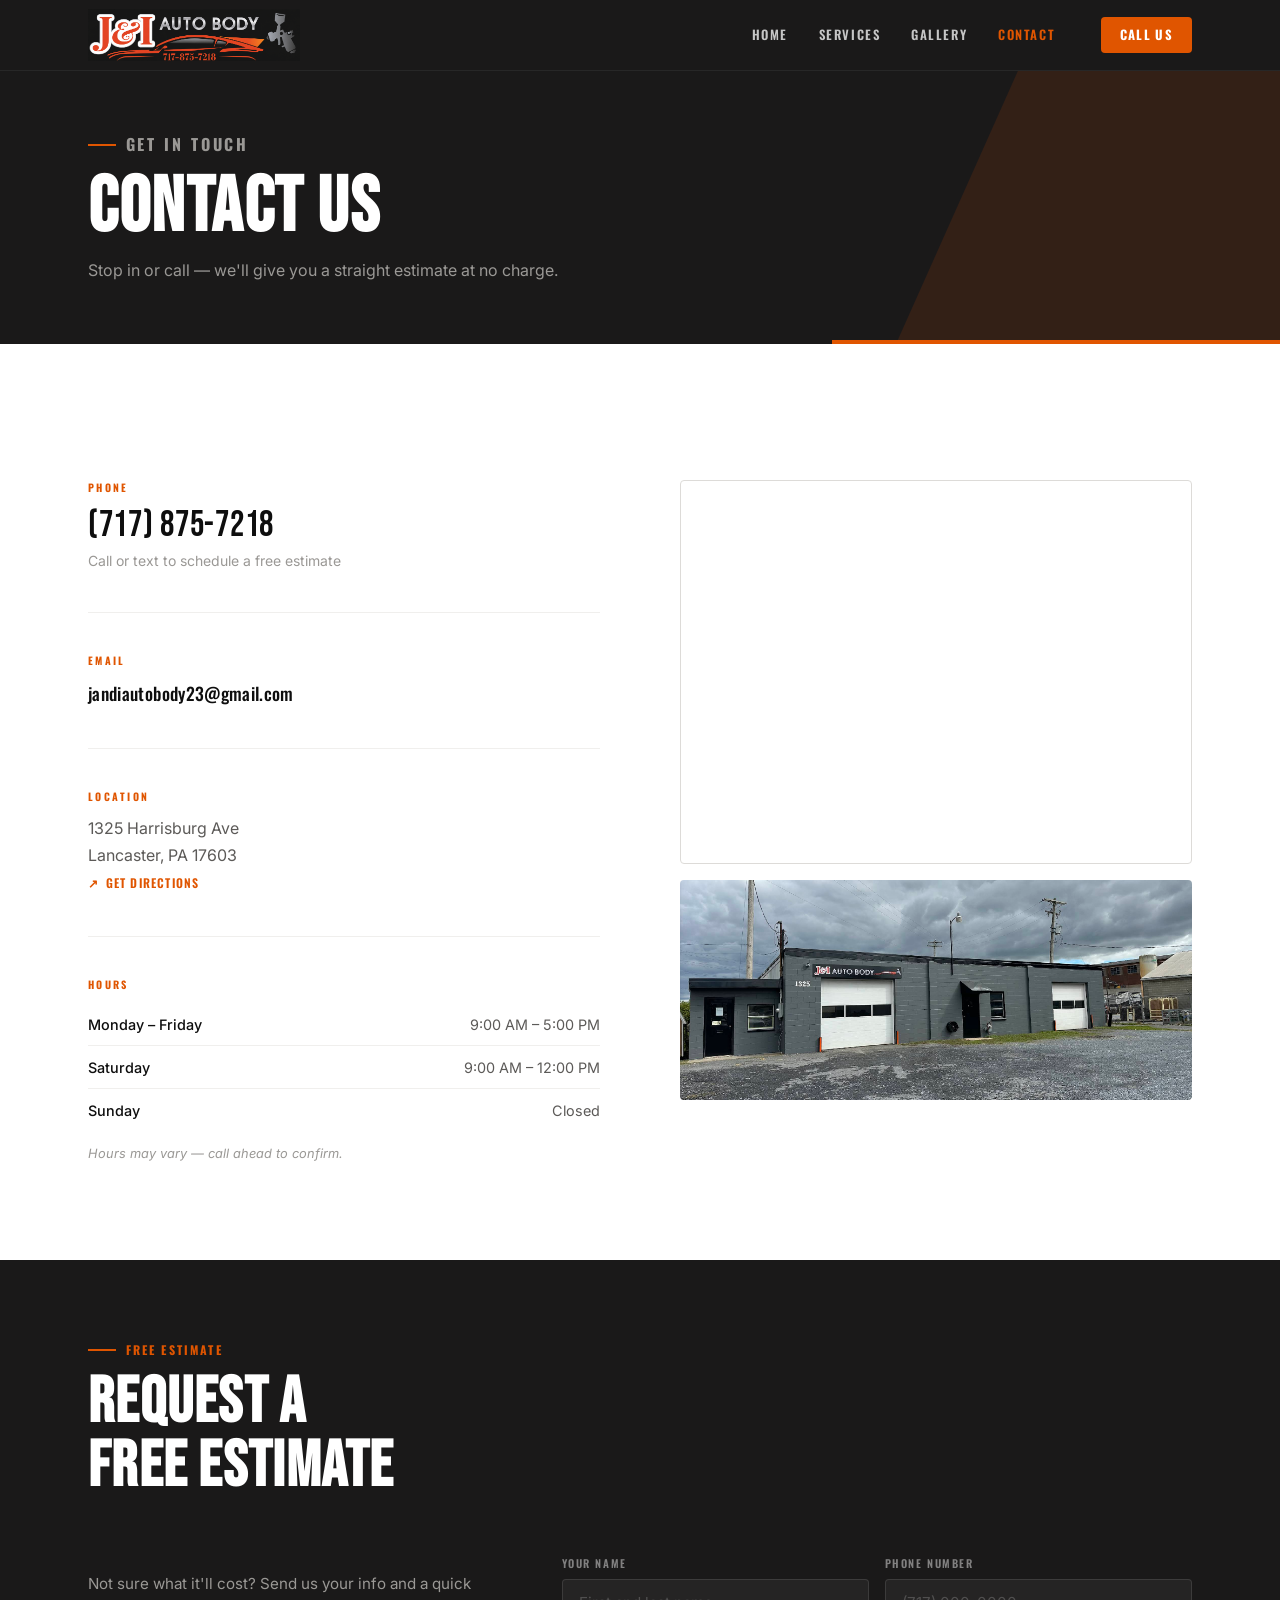
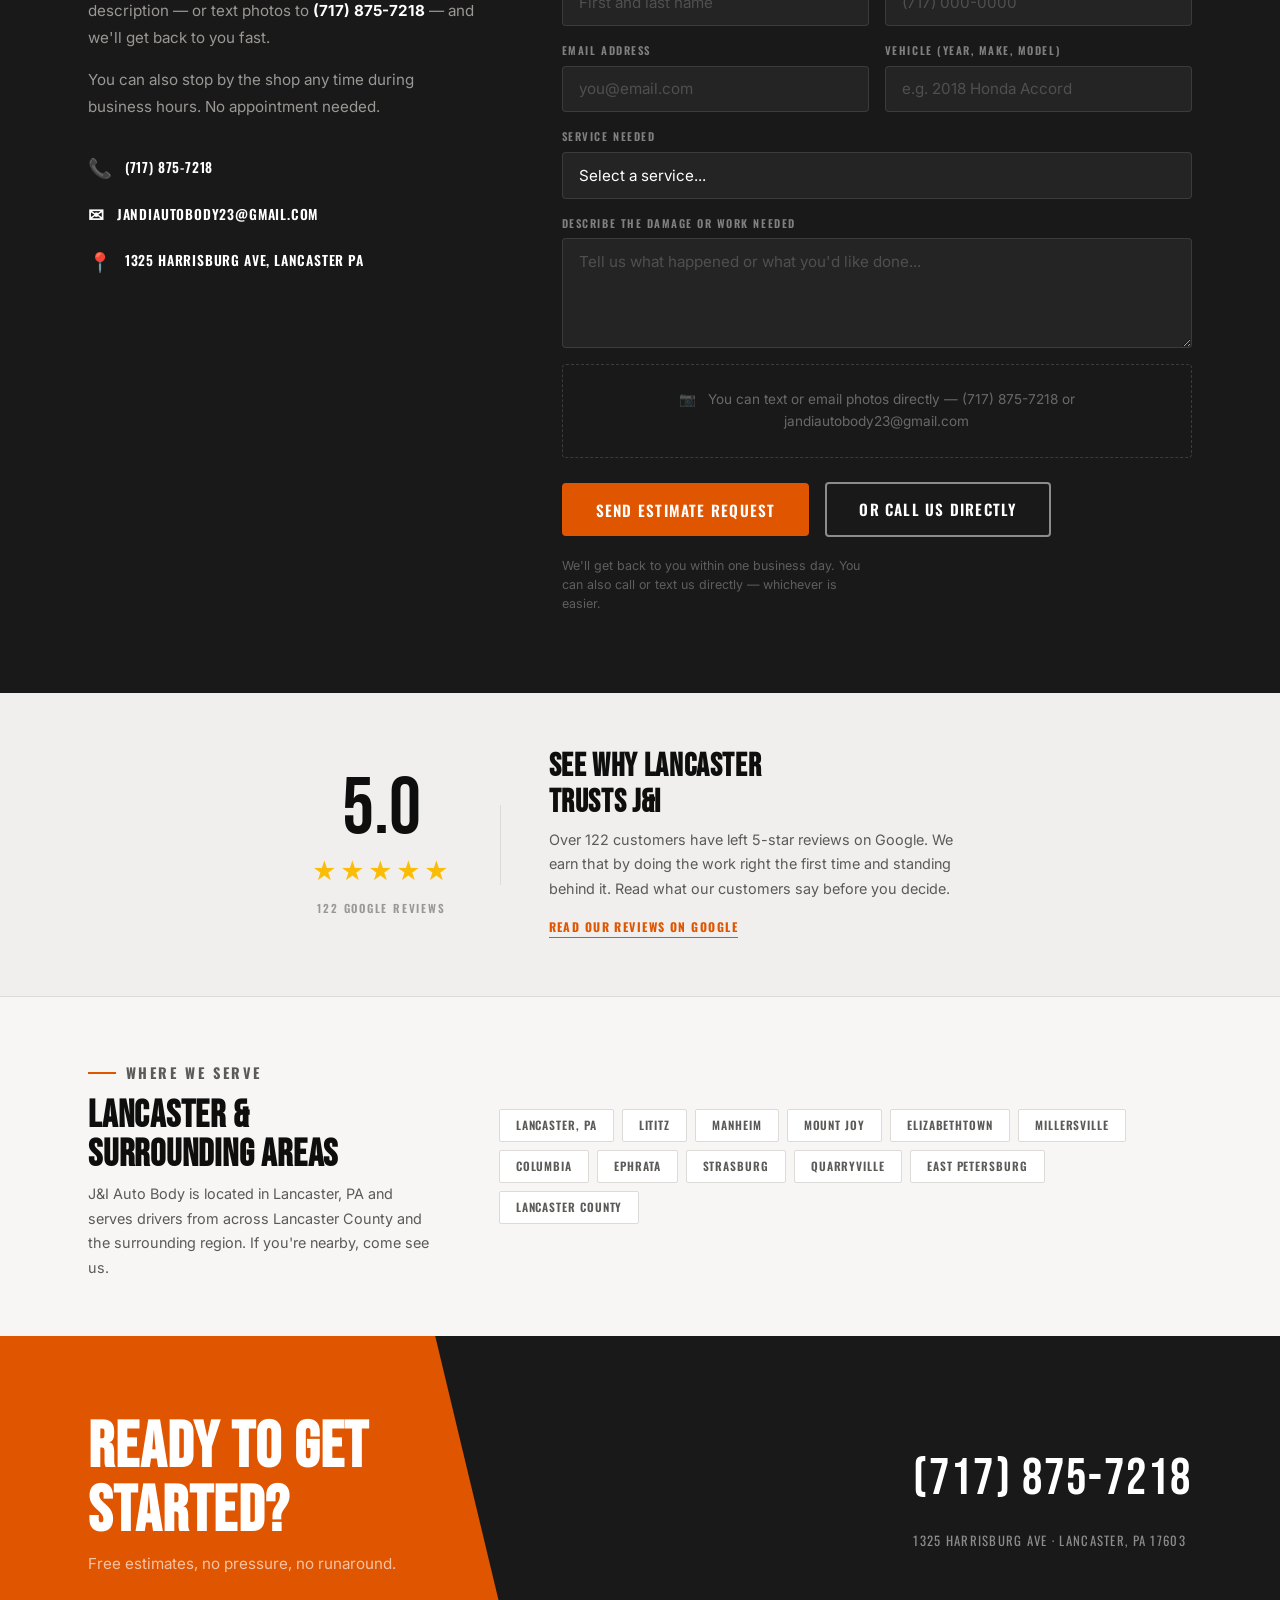
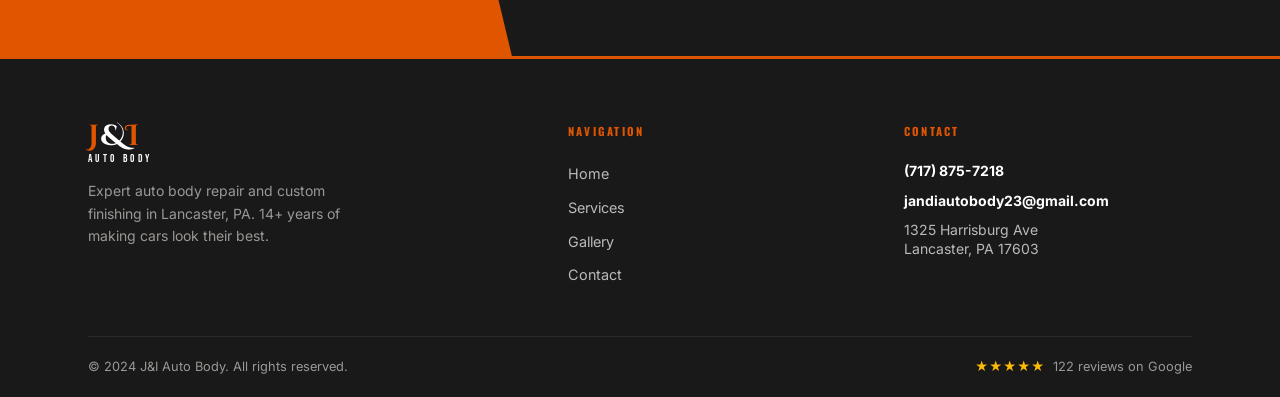
<file: contact.html>
<!DOCTYPE html>
<html lang="en">
<head>
  <meta charset="UTF-8">
  <meta name="viewport" content="width=device-width, initial-scale=1.0">
  <meta name="description" content="Contact J&I Auto Body — 1325 Harrisburg Ave, Lancaster, PA 17603. Call (717) 875-7218 or email jandiautobody23@gmail.com for a free estimate.">
  <title>Contact — J&I Auto Body</title>
  <link rel="stylesheet" href="style.css">
  <style>
    .contact-page {
      padding: 5rem 0 6rem;
      background: var(--c-white);
    }

    .contact-layout {
      display: grid;
      grid-template-columns: 1fr 1fr;
      gap: 5rem;
      align-items: start;
      margin-top: 3.5rem;
    }

    /* Left: info */
    .contact-info {
      display: flex;
      flex-direction: column;
      gap: 2.5rem;
    }

    .contact-block h3 {
      font-family: var(--f-heading);
      font-size: 0.65rem;
      font-weight: 700;
      letter-spacing: 0.22em;
      text-transform: uppercase;
      color: var(--c-orange);
      margin-bottom: 0.6rem;
    }

    .contact-block-value {
      font-family: var(--f-display);
      font-size: 2.25rem;
      color: var(--c-black);
      letter-spacing: 0.02em;
      line-height: 1.1;
      display: block;
      transition: color var(--transition);
    }

    a.contact-block-value:hover { color: var(--c-orange); }

    .contact-block-sub {
      font-size: 0.875rem;
      color: var(--c-gray-400);
      margin-top: 0.25rem;
    }

    .contact-block-email {
      font-family: var(--f-heading);
      font-size: 1.1rem;
      font-weight: 500;
      color: var(--c-black);
      letter-spacing: 0.02em;
      display: block;
      margin-top: 0.15rem;
      transition: color var(--transition);
      word-break: break-all;
    }

    a.contact-block-email:hover { color: var(--c-orange); }

    .contact-block-address {
      font-size: 1rem;
      color: var(--c-gray-600);
      line-height: 1.7;
      margin-top: 0.15rem;
    }

    /* Hours */
    .hours-table {
      width: 100%;
      border-collapse: collapse;
    }

    .hours-table tr {
      border-bottom: 1px solid var(--c-gray-100);
    }

    .hours-table tr:last-child { border-bottom: none; }

    .hours-table td {
      padding: 0.6rem 0;
      font-size: 0.9rem;
      color: var(--c-gray-600);
    }

    .hours-table td:first-child {
      font-weight: 500;
      color: var(--c-black);
      width: 45%;
    }

    .hours-table td:last-child {
      text-align: right;
    }

    .hours-note {
      font-size: 0.8rem;
      color: var(--c-gray-400);
      margin-top: 0.75rem;
      font-style: italic;
    }

    /* Right: map + photo */
    .contact-visual {
      display: flex;
      flex-direction: column;
      gap: 1rem;
    }

    .contact-map {
      width: 100%;
      aspect-ratio: 4 / 3;
      border: 1px solid var(--c-gray-200);
      border-radius: var(--radius);
      overflow: hidden;
      position: relative;
    }

    .contact-map iframe {
      width: 100%;
      height: 100%;
      border: none;
      display: block;
    }

    .contact-shop-photo {
      width: 100%;
      height: 220px;
      border-radius: var(--radius);
      overflow: hidden;
      position: relative;
    }

    .contact-shop-photo .photo-placeholder {
      width: 100%;
      height: 100%;
    }

    .contact-directions {
      display: inline-flex;
      align-items: center;
      gap: 0.4rem;
      font-family: var(--f-heading);
      font-size: 0.75rem;
      font-weight: 600;
      letter-spacing: 0.1em;
      text-transform: uppercase;
      color: var(--c-orange);
      margin-top: 0.25rem;
      transition: color var(--transition);
    }

    .contact-directions:hover { color: var(--c-orange-hover); }

    .contact-directions::before {
      content: '↗';
      font-style: normal;
    }

    /* Divider */
    .contact-divider {
      width: 100%;
      height: 1px;
      background: var(--c-gray-100);
    }

    /* Google review strip */
    .review-strip {
      background: var(--c-gray-100);
      padding: 3.5rem 0;
    }

    .review-strip-inner {
      display: flex;
      align-items: center;
      gap: 3rem;
      flex-wrap: wrap;
      justify-content: center;
    }

    .review-score {
      text-align: center;
    }

    .review-score-num {
      font-family: var(--f-display);
      font-size: 5rem;
      color: var(--c-black);
      line-height: 1;
    }

    .review-score-stars {
      font-size: 1.5rem;
      color: #FBBC05;
      letter-spacing: 3px;
      display: block;
      margin: 0.25rem 0;
    }

    .review-score-label {
      font-family: var(--f-heading);
      font-size: 0.7rem;
      font-weight: 600;
      letter-spacing: 0.16em;
      text-transform: uppercase;
      color: var(--c-gray-400);
    }

    .review-divider-v {
      width: 1px;
      height: 80px;
      background: var(--c-gray-200);
    }

    .review-text-block {
      max-width: 420px;
    }

    .review-text-block h3 {
      font-family: var(--f-display);
      font-size: 2rem;
      color: var(--c-black);
      letter-spacing: 0.02em;
      line-height: 1.1;
      margin-bottom: 0.5rem;
    }

    .review-text-block p {
      font-size: 0.9rem;
      color: var(--c-gray-600);
      line-height: 1.7;
    }

    .review-text-block a {
      display: inline-block;
      margin-top: 1rem;
      font-family: var(--f-heading);
      font-size: 0.75rem;
      font-weight: 700;
      letter-spacing: 0.12em;
      text-transform: uppercase;
      color: var(--c-orange);
      border-bottom: 1px solid currentColor;
      padding-bottom: 1px;
    }

    @media (max-width: 900px) {
      .contact-layout { grid-template-columns: 1fr; gap: 3rem; }
      .review-divider-v { display: none; }
      .review-strip-inner { flex-direction: column; text-align: center; gap: 2rem; }
    }

    .form-success {
      text-align: center;
      padding: 3.5rem 2rem;
      color: var(--c-white);
    }
    .form-success-icon {
      font-size: 2.5rem;
      display: block;
      margin-bottom: 1rem;
    }
    .form-success h3 {
      font-family: var(--f-display);
      font-size: 2rem;
      letter-spacing: 0.02em;
      margin-bottom: 0.75rem;
    }
    .form-success p {
      color: var(--c-gray-400);
      font-size: 0.95rem;
      line-height: 1.7;
      max-width: 380px;
      margin: 0 auto;
    }

    .form-submitting [type="submit"] {
      opacity: 0.6;
      cursor: not-allowed;
    }
  </style>
</head>
<body>
  <a href="#main" class="skip-link">Skip to content</a>

  <!-- NAVIGATION -->
  <nav class="site-nav" id="site-nav">
    <div class="nav-inner">
      <a href="index.html" class="nav-logo" aria-label="J&I Auto Body home">
        <img src="banner.png" alt="J&I Auto Body" style="height:52px;width:auto;display:block;">
      </a>
      <button class="nav-toggle" aria-label="Toggle navigation menu" aria-expanded="false" aria-controls="nav-links">
        <span></span><span></span><span></span>
      </button>
      <ul class="nav-links" id="nav-links" role="list">
        <li><a href="index.html">Home</a></li>
        <li><a href="services.html">Services</a></li>
        <li><a href="gallery.html">Gallery</a></li>
        <li><a href="contact.html" class="active">Contact</a></li>
      </ul>
      <a href="tel:+17178757218" class="nav-cta">Call Us</a>
    </div>
  </nav>

  <main id="main">

    <!-- PAGE HERO -->
    <section class="page-hero" aria-labelledby="page-title">
      <div class="page-hero-slash" aria-hidden="true"></div>
      <div class="container page-hero-inner">
        <p class="section-eyebrow">Get in Touch</p>
        <h1 id="page-title">Contact Us</h1>
        <p>Stop in or call — we'll give you a straight estimate at no charge.</p>
      </div>
    </section>

    <!-- CONTACT MAIN -->
    <section class="contact-page" aria-labelledby="contact-heading">
      <div class="container">

        <div class="contact-layout">

          <!-- LEFT: Contact details -->
          <div class="contact-info reveal">

            <div class="contact-block">
              <h3>Phone</h3>
              <a href="tel:+17178757218" class="contact-block-value">(717) 875-7218</a>
              <p class="contact-block-sub">Call or text to schedule a free estimate</p>
            </div>

            <div class="contact-divider"></div>

            <div class="contact-block">
              <h3>Email</h3>
              <a href="mailto:jandiautobody23@gmail.com" class="contact-block-email">jandiautobody23@gmail.com</a>
            </div>

            <div class="contact-divider"></div>

            <div class="contact-block">
              <h3>Location</h3>
              <address class="contact-block-address" style="font-style:normal;">
                1325 Harrisburg Ave<br>
                Lancaster, PA 17603
              </address>
              <a href="https://maps.google.com/?q=1325+Harrisburg+Ave+Lancaster+PA+17603" target="_blank" rel="noopener noreferrer" class="contact-directions">
                Get Directions
              </a>
            </div>

            <div class="contact-divider"></div>

            <div class="contact-block">
              <h3>Hours</h3>
              <table class="hours-table" aria-label="Business hours">
                <tbody>
                  <tr><td>Monday – Friday</td><td>9:00 AM – 5:00 PM</td></tr>
                  <tr><td>Saturday</td><td>9:00 AM – 12:00 PM</td></tr>
                  <tr><td>Sunday</td><td>Closed</td></tr>
                </tbody>
              </table>
              <p class="hours-note">Hours may vary — call ahead to confirm.</p>
            </div>

          </div>

          <!-- RIGHT: Map + shop photo -->
          <div class="contact-visual reveal reveal-delay-2">
            <div class="contact-map">
              <iframe
                src="https://www.google.com/maps/embed?pb=!1m18!1m12!1m3!1d3046.3!2d-76.3287!3d40.0356!2m3!1f0!2f0!3f0!3m2!1i1024!2i768!4f13.1!3m3!1m2!1s0x89c624b8d0d0d0d0%3A0x0!2s1325+Harrisburg+Ave%2C+Lancaster%2C+PA+17603!5e0!3m2!1sen!2sus!4v1"
                allowfullscreen=""
                loading="lazy"
                referrerpolicy="no-referrer-when-downgrade"
                title="J&I Auto Body location map"
              ></iframe>
            </div>
            <div class="contact-shop-photo">
              <img src="shop.png" alt="J&I Auto Body shop exterior at 1325 Harrisburg Ave, Lancaster PA" style="width:100%;height:100%;object-fit:cover;display:block;">
            </div>
          </div>

        </div>
      </div>
    </section>

    <!-- ESTIMATE FORM -->
    <section class="estimate-section" aria-labelledby="estimate-heading">
      <div class="container">
        <p class="section-eyebrow" style="color:var(--c-orange);">Free Estimate</p>
        <h2 class="section-title section-title--light" id="estimate-heading">Request a<br>Free Estimate</h2>
        <div class="estimate-layout">
          <div class="estimate-info">
            <p>Not sure what it'll cost? Send us your info and a quick description — or text photos to <strong style="color:var(--c-white);">(717) 875-7218</strong> — and we'll get back to you fast.</p>
            <p style="margin-top:1rem;">You can also stop by the shop any time during business hours. No appointment needed.</p>
            <div class="estimate-contact-links">
              <a href="tel:+17178757218" class="estimate-contact-link"><span>📞</span> (717) 875-7218</a>
              <a href="mailto:jandiautobody23@gmail.com" class="estimate-contact-link"><span>✉</span> jandiautobody23@gmail.com</a>
              <a href="https://maps.google.com/?q=1325+Harrisburg+Ave+Lancaster+PA+17603" target="_blank" rel="noopener noreferrer" class="estimate-contact-link"><span>📍</span> 1325 Harrisburg Ave, Lancaster PA</a>
            </div>
          </div>
          <form class="estimate-form" id="estimate-form" action="#" onsubmit="return false;" aria-label="Request a free estimate">
            <div class="form-group">
              <label class="form-label" for="est-name">Your Name</label>
              <input class="form-input" type="text" id="est-name" name="Name" placeholder="First and last name" required>
            </div>
            <div class="form-group">
              <label class="form-label" for="est-phone">Phone Number</label>
              <input class="form-input" type="tel" id="est-phone" name="Phone" placeholder="(717) 000-0000">
            </div>
            <div class="form-group">
              <label class="form-label" for="est-email">Email Address</label>
              <input class="form-input" type="email" id="est-email" name="Email" placeholder="you@email.com">
            </div>
            <div class="form-group">
              <label class="form-label" for="est-vehicle">Vehicle (Year, Make, Model)</label>
              <input class="form-input" type="text" id="est-vehicle" name="Vehicle" placeholder="e.g. 2018 Honda Accord">
            </div>
            <div class="form-group full">
              <label class="form-label" for="est-service">Service Needed</label>
              <select class="form-select" id="est-service" name="Service">
                <option value="" disabled selected>Select a service...</option>
                <option>Body &amp; Trim Repair</option>
                <option>Painting / Respray</option>
                <option>Paintless Dent Removal</option>
                <option>Collision Repair</option>
                <option>Decals</option>
                <option>Pin Stripes</option>
                <option>Fiberglass Repair</option>
                <option>Wheel Painting</option>
                <option>Headlight Restoration</option>
                <option>Not Sure / Multiple</option>
              </select>
            </div>
            <div class="form-group full">
              <label class="form-label" for="est-message">Describe the Damage or Work Needed</label>
              <textarea class="form-textarea" id="est-message" name="Message" placeholder="Tell us what happened or what you'd like done..."></textarea>
            </div>
            <div class="form-upload" role="button" tabindex="0" aria-label="Photo upload placeholder">
              📷 &nbsp; You can text or email photos directly — (717) 875-7218 or jandiautobody23@gmail.com
            </div>
            <div class="form-actions">
              <button type="submit" class="btn btn-primary">Send Estimate Request</button>
              <a href="tel:+17178757218" class="btn btn-ghost">Or Call Us Directly</a>
            </div>
            <p class="form-note">We'll get back to you within one business day. You can also call or text us directly — whichever is easier.</p>
          </form>
        </div>
      </div>
    </section>

    <!-- GOOGLE REVIEW STRIP -->
    <section class="review-strip" aria-labelledby="reviews-heading">
      <div class="container review-strip-inner">
        <div class="review-score">
          <div class="review-score-num" aria-label="Rating: 5.0 out of 5">5.0</div>
          <span class="review-score-stars" aria-hidden="true">★★★★★</span>
          <span class="review-score-label">122 Google Reviews</span>
        </div>
        <div class="review-divider-v" aria-hidden="true"></div>
        <div class="review-text-block">
          <h3 id="reviews-heading">See Why Lancaster<br>Trusts J&amp;I</h3>
          <p>Over 122 customers have left 5-star reviews on Google. We earn that by doing the work right the first time and standing behind it. Read what our customers say before you decide.</p>
          <a href="https://www.google.com/search?q=J%26I+Auto+Body+Lancaster+PA+reviews" target="_blank" rel="noopener noreferrer">
            Read Our Reviews on Google
          </a>
        </div>
      </div>
    </section>

    <!-- SERVICE AREA -->
    <section class="service-area" aria-labelledby="area-heading">
      <div class="container">
        <div class="area-inner">
          <div class="area-text">
            <p class="section-eyebrow">Where We Serve</p>
            <h2 class="section-title" id="area-heading" style="font-size:clamp(1.75rem,3vw,2.5rem);">Lancaster &amp;<br>Surrounding Areas</h2>
            <p>J&I Auto Body is located in Lancaster, PA and serves drivers from across Lancaster County and the surrounding region. If you're nearby, come see us.</p>
          </div>
          <div class="area-tags" role="list" aria-label="Service areas">
            <span class="area-tag" role="listitem">Lancaster, PA</span>
            <span class="area-tag" role="listitem">Lititz</span>
            <span class="area-tag" role="listitem">Manheim</span>
            <span class="area-tag" role="listitem">Mount Joy</span>
            <span class="area-tag" role="listitem">Elizabethtown</span>
            <span class="area-tag" role="listitem">Millersville</span>
            <span class="area-tag" role="listitem">Columbia</span>
            <span class="area-tag" role="listitem">Ephrata</span>
            <span class="area-tag" role="listitem">Strasburg</span>
            <span class="area-tag" role="listitem">Quarryville</span>
            <span class="area-tag" role="listitem">East Petersburg</span>
            <span class="area-tag" role="listitem">Lancaster County</span>
          </div>
        </div>
      </div>
    </section>

    <!-- CTA BAND -->
    <section class="cta-band" aria-labelledby="cta-heading">
      <div class="cta-band-slash" aria-hidden="true"></div>
      <div class="container cta-band-inner">
        <div class="cta-band-text">
          <h2 id="cta-heading">Ready to Get<br>Started?</h2>
          <p>Free estimates, no pressure, no runaround.</p>
        </div>
        <div>
          <a href="tel:+17178757218" class="cta-band-phone">(717) 875-7218</a>
          <span class="cta-band-sub">1325 Harrisburg Ave · Lancaster, PA 17603</span>
        </div>
      </div>
    </section>

  </main>

  <!-- FOOTER -->
  <footer class="site-footer" role="contentinfo">
    <div class="container">
      <div class="footer-grid">
        <div class="footer-brand">
          <div class="logo-mark">
            <span class="logo-ji">J<span class="logo-amp">&</span>I</span>
            <span class="logo-autobody">Auto Body</span>
          </div>
          <p class="footer-tagline">Expert auto body repair and custom finishing in Lancaster, PA. 14+ years of making cars look their best.</p>
        </div>
        <div>
          <p class="footer-heading">Navigation</p>
          <ul class="footer-links">
            <li><a href="index.html">Home</a></li>
            <li><a href="services.html">Services</a></li>
            <li><a href="gallery.html">Gallery</a></li>
            <li><a href="contact.html">Contact</a></li>
          </ul>
        </div>
        <div>
          <p class="footer-heading">Contact</p>
          <div class="footer-contact-item">
            <div><strong><a href="tel:+17178757218">(717) 875-7218</a></strong></div>
          </div>
          <div class="footer-contact-item">
            <div><strong><a href="mailto:jandiautobody23@gmail.com">jandiautobody23@gmail.com</a></strong></div>
          </div>
          <div class="footer-contact-item">
            <div>1325 Harrisburg Ave<br>Lancaster, PA 17603</div>
          </div>
        </div>
      </div>
      <div class="footer-bottom">
        <p>© 2024 J&amp;I Auto Body. All rights reserved.</p>
        <div class="footer-reviews">
          <span class="stars">★★★★★</span>
          <span>122 reviews on Google</span>
        </div>
      </div>
    </div>
  </footer>

  <!-- MOBILE STICKY CTA -->
  <div class="mobile-cta-bar" aria-label="Call for free estimate">
    <a href="tel:+17178757218">Call for a Free Estimate &nbsp;·&nbsp; (717) 875-7218</a>
  </div>

  <script>
    const nav = document.getElementById('site-nav');
    window.addEventListener('scroll', () => {
      nav.classList.toggle('scrolled', window.scrollY > 20);
    }, { passive: true });

    const toggle = document.querySelector('.nav-toggle');
    const navLinks = document.getElementById('nav-links');
    toggle.addEventListener('click', () => {
      const expanded = toggle.getAttribute('aria-expanded') === 'true';
      toggle.setAttribute('aria-expanded', String(!expanded));
      navLinks.classList.toggle('open', !expanded);
    });

    navLinks.querySelectorAll('a').forEach(a => {
      a.addEventListener('click', () => {
        toggle.setAttribute('aria-expanded', 'false');
        navLinks.classList.remove('open');
      });
    });

    const observer = new IntersectionObserver((entries) => {
      entries.forEach(e => { if (e.isIntersecting) { e.target.classList.add('visible'); observer.unobserve(e.target); } });
    }, { threshold: 0.1 });
    document.querySelectorAll('.reveal').forEach(el => observer.observe(el));

  </script>
</body>
</html>
</file>
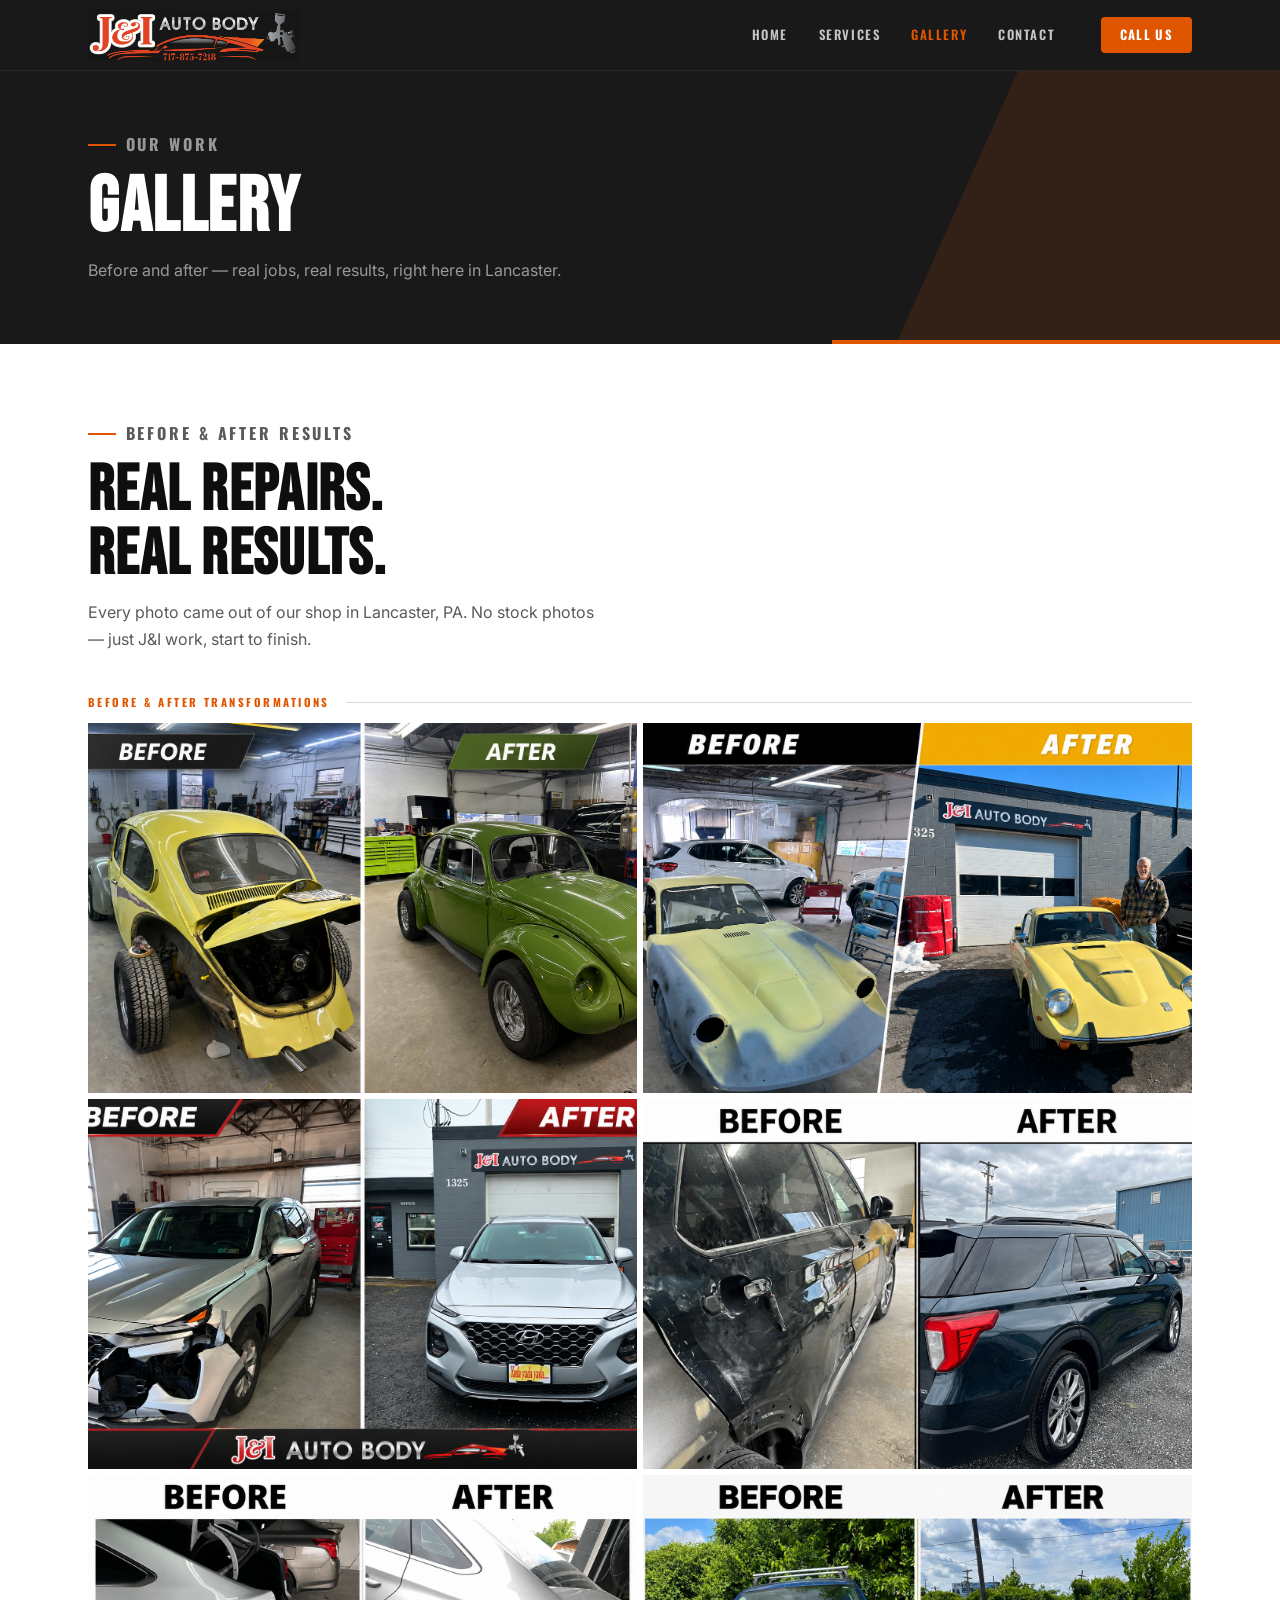
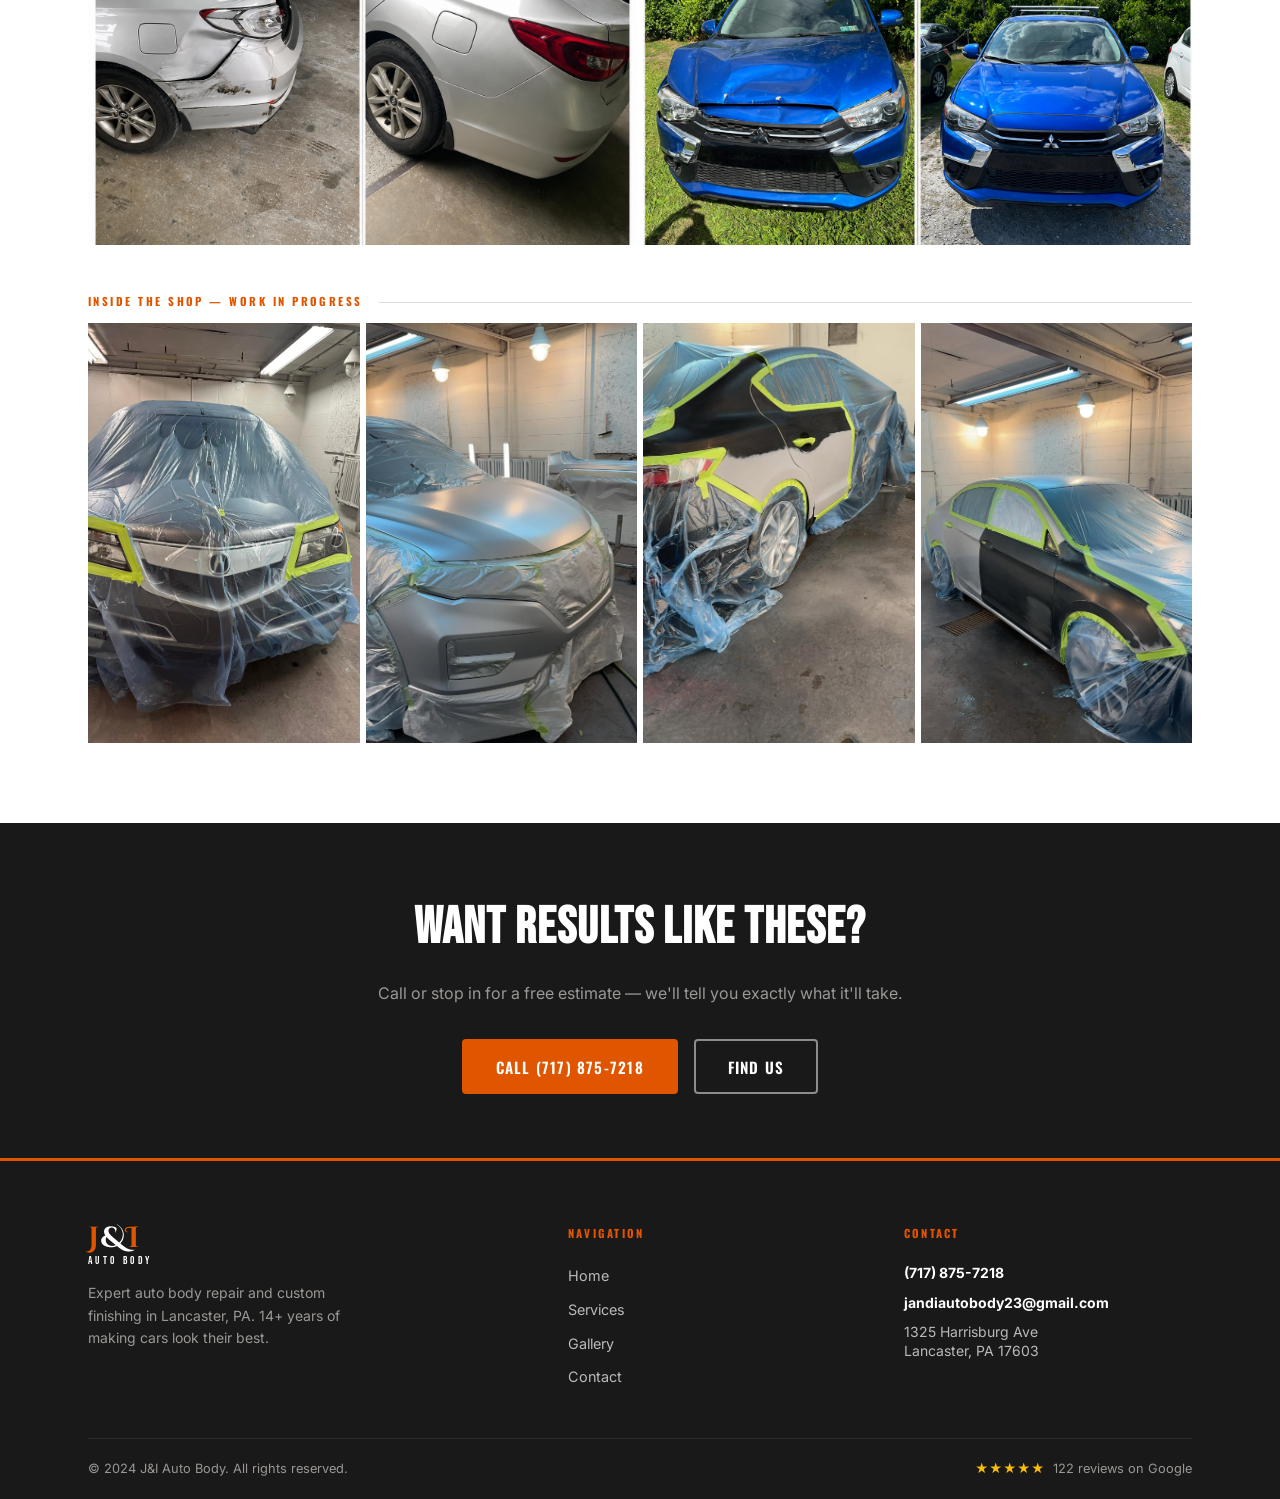
<file: gallery.html>
<!DOCTYPE html>
<html lang="en">
<head>
  <meta charset="UTF-8">
  <meta name="viewport" content="width=device-width, initial-scale=1.0">
  <meta name="description" content="J&I Auto Body gallery — see our work on body repair, painting, wheel painting, headlight restoration, and more in Lancaster, PA.">
  <title>Gallery — J&I Auto Body</title>
  <link rel="stylesheet" href="style.css">
  <style>
    .gallery-section {
      padding: 4rem 0 5rem;
      background: var(--c-white);
    }

    .gallery-intro {
      margin-bottom: 2.5rem;
    }

    .gallery-intro p {
      font-size: 1rem;
      color: var(--c-gray-600);
      margin-top: 0.75rem;
      max-width: 520px;
      line-height: 1.7;
    }

    /* Section label with rule */
    .gallery-label {
      font-family: var(--f-heading);
      font-size: 0.7rem;
      font-weight: 700;
      letter-spacing: 0.22em;
      text-transform: uppercase;
      color: var(--c-orange);
      display: flex;
      align-items: center;
      gap: 1rem;
      margin-bottom: 0.75rem;
    }
    .gallery-label::after {
      content: '';
      flex: 1;
      height: 1px;
      background: var(--c-gray-200);
    }

    /* Shared item styles */
    .g-item {
      position: relative;
      overflow: hidden;
      cursor: pointer;
    }
    .g-item img {
      width: 100%;
      height: 100%;
      object-fit: cover;
      display: block;
      transition: transform 0.4s ease;
    }
    .g-item:hover img { transform: scale(1.03); }

    .g-item-overlay {
      position: absolute;
      inset: 0;
      background: linear-gradient(to top, rgba(14,14,14,0.72) 0%, transparent 55%);
      opacity: 0;
      transition: opacity 0.3s ease;
      display: flex;
      align-items: flex-end;
      padding: 1.25rem 1.5rem;
    }
    .g-item:hover .g-item-overlay { opacity: 1; }

    .g-item-label {
      font-family: var(--f-heading);
      font-size: 0.8rem;
      font-weight: 600;
      letter-spacing: 0.1em;
      text-transform: uppercase;
      color: var(--c-white);
    }
    .g-item-label span {
      display: block;
      font-size: 0.65rem;
      font-weight: 400;
      color: rgba(255,255,255,0.6);
      margin-top: 2px;
    }

    /* Before & After — 2-col landscape grid */
    .gallery-ba-grid {
      display: grid;
      grid-template-columns: 1fr 1fr;
      gap: 6px;
      margin-bottom: 3rem;
    }
    .gallery-ba-grid .g-item {
      height: 370px;
    }
    .gallery-ba-grid .g-item img {
      object-position: top center;
    }

    /* Shop work — 4-col portrait grid */
    .gallery-work-grid {
      display: grid;
      grid-template-columns: repeat(4, 1fr);
      gap: 6px;
    }
    .gallery-work-grid .g-item {
      height: 420px;
    }

    /* CTA */
    .gallery-cta {
      background: var(--c-dark);
      padding: 4rem 0;
      text-align: center;
    }
    .gallery-cta h2 {
      font-family: var(--f-display);
      font-size: clamp(2rem, 4vw, 3.5rem);
      color: var(--c-white);
      letter-spacing: 0.02em;
      margin-bottom: 0.75rem;
    }
    .gallery-cta p {
      font-size: 1rem;
      color: var(--c-gray-400);
      margin-bottom: 2rem;
    }
    .gallery-cta-actions {
      display: flex;
      justify-content: center;
      gap: 1rem;
      flex-wrap: wrap;
    }

    @media (max-width: 900px) {
      .gallery-ba-grid { grid-template-columns: 1fr; }
      .gallery-ba-grid .g-item { height: 300px; }
      .gallery-work-grid { grid-template-columns: 1fr 1fr; }
      .gallery-work-grid .g-item { height: 320px; }
    }
    @media (max-width: 480px) {
      .gallery-work-grid { grid-template-columns: 1fr; }
    }
  </style>
</head>
<body>
  <a href="#main" class="skip-link">Skip to content</a>

  <!-- NAVIGATION -->
  <nav class="site-nav" id="site-nav">
    <div class="nav-inner">
      <a href="index.html" class="nav-logo" aria-label="J&I Auto Body home">
        <img src="banner.png" alt="J&I Auto Body" style="height:52px;width:auto;display:block;">
      </a>
      <button class="nav-toggle" aria-label="Toggle navigation menu" aria-expanded="false" aria-controls="nav-links">
        <span></span><span></span><span></span>
      </button>
      <ul class="nav-links" id="nav-links" role="list">
        <li><a href="index.html">Home</a></li>
        <li><a href="services.html">Services</a></li>
        <li><a href="gallery.html" class="active">Gallery</a></li>
        <li><a href="contact.html">Contact</a></li>
      </ul>
      <a href="tel:+17178757218" class="nav-cta">Call Us</a>
    </div>
  </nav>

  <main id="main">

    <!-- PAGE HERO -->
    <section class="page-hero" aria-labelledby="page-title">
      <div class="page-hero-slash" aria-hidden="true"></div>
      <div class="container page-hero-inner">
        <p class="section-eyebrow">Our Work</p>
        <h1 id="page-title">Gallery</h1>
        <p>Before and after — real jobs, real results, right here in Lancaster.</p>
      </div>
    </section>

    <!-- GALLERY -->
    <section class="gallery-section" aria-labelledby="gallery-heading">
      <div class="container">
        <div class="gallery-intro">
          <p class="section-eyebrow">Before &amp; After Results</p>
          <h2 class="section-title" id="gallery-heading">Real Repairs.<br>Real Results.</h2>
          <p>Every photo came out of our shop in Lancaster, PA. No stock photos — just J&amp;I work, start to finish.</p>
        </div>

        <!-- Before & After -->
        <div class="gallery-label">Before &amp; After Transformations</div>
        <div class="gallery-ba-grid" aria-label="Before and after repair photos">
          <div class="g-item reveal">
            <img src="beforeafter1.png" alt="VW Beetle full restoration — rust removal, custom repaint, and trim work" loading="lazy">
            <div class="g-item-overlay"><div class="g-item-label">Full Restoration<span>Rust Removal · Repaint · Trim</span></div></div>
          </div>
          <div class="g-item reveal reveal-delay-1">
            <img src="beforeafter2.png" alt="Yellow sports car full respray in custom color" loading="lazy">
            <div class="g-item-overlay"><div class="g-item-label">Full Respray<span>Custom Color Match</span></div></div>
          </div>
          <div class="g-item reveal">
            <img src="beforeafter3.png" alt="Hyundai Santa Fe front collision repair — bumper and hood restored" loading="lazy">
            <div class="g-item-overlay"><div class="g-item-label">Front Collision Repair<span>Bumper · Hood · Paint</span></div></div>
          </div>
          <div class="g-item reveal reveal-delay-1">
            <img src="beforeafter4.png" alt="Ford Explorer door and panel damage repaired and repainted" loading="lazy">
            <div class="g-item-overlay"><div class="g-item-label">Door &amp; Panel Repair<span>Dent Removal · Repaint</span></div></div>
          </div>
          <div class="g-item reveal">
            <img src="beforeafter5.png" alt="White sedan rear collision repair — bumper and trunk fully restored" loading="lazy">
            <div class="g-item-overlay"><div class="g-item-label">Rear Collision Repair<span>Bumper · Quarter Panel · Paint</span></div></div>
          </div>
          <div class="g-item reveal reveal-delay-1">
            <img src="beforeafter6.png" alt="Blue Mitsubishi front end collision — structural and paint repair" loading="lazy">
            <div class="g-item-overlay"><div class="g-item-label">Front End Collision<span>Structural · Paint · Finish</span></div></div>
          </div>
        </div>

        <!-- In the Shop -->
        <div class="gallery-label">Inside the Shop — Work in Progress</div>
        <div class="gallery-work-grid" aria-label="Shop work in progress photos">
          <div class="g-item reveal">
            <img src="work1.jpg" alt="Vehicle fully masked and wrapped — professional paint prep" loading="lazy">
            <div class="g-item-overlay"><div class="g-item-label">Paint Prep<span>Masking &amp; Surface Ready</span></div></div>
          </div>
          <div class="g-item reveal reveal-delay-1">
            <img src="work2.jpg" alt="SUV primed and prepped for full respray" loading="lazy">
            <div class="g-item-overlay"><div class="g-item-label">Primer &amp; Prep<span>Full Respray Ready</span></div></div>
          </div>
          <div class="g-item reveal reveal-delay-2">
            <img src="work3.jpg" alt="Panel masked precisely for spot paint repair" loading="lazy">
            <div class="g-item-overlay"><div class="g-item-label">Panel Masking<span>Spot Paint Repair</span></div></div>
          </div>
          <div class="g-item reveal reveal-delay-3">
            <img src="work4.jpg" alt="Vehicle mid paint job — color coat being applied in the booth" loading="lazy">
            <div class="g-item-overlay"><div class="g-item-label">Paint in Progress<span>Color Coat Application</span></div></div>
          </div>
        </div>

      </div>
    </section>

    <!-- GALLERY CTA -->
    <section class="gallery-cta" aria-labelledby="gallery-cta-heading">
      <div class="container">
        <h2 id="gallery-cta-heading">Want Results Like These?</h2>
        <p>Call or stop in for a free estimate — we'll tell you exactly what it'll take.</p>
        <div class="gallery-cta-actions">
          <a href="tel:+17178757218" class="btn btn-primary">Call (717) 875-7218</a>
          <a href="contact.html" class="btn btn-ghost">Find Us</a>
        </div>
      </div>
    </section>

  </main>

  <!-- FOOTER -->
  <footer class="site-footer" role="contentinfo">
    <div class="container">
      <div class="footer-grid">
        <div class="footer-brand">
          <div class="logo-mark">
            <span class="logo-ji">J<span class="logo-amp">&</span>I</span>
            <span class="logo-autobody">Auto Body</span>
          </div>
          <p class="footer-tagline">Expert auto body repair and custom finishing in Lancaster, PA. 14+ years of making cars look their best.</p>
        </div>
        <div>
          <p class="footer-heading">Navigation</p>
          <ul class="footer-links">
            <li><a href="index.html">Home</a></li>
            <li><a href="services.html">Services</a></li>
            <li><a href="gallery.html">Gallery</a></li>
            <li><a href="contact.html">Contact</a></li>
          </ul>
        </div>
        <div>
          <p class="footer-heading">Contact</p>
          <div class="footer-contact-item">
            <div><strong><a href="tel:+17178757218">(717) 875-7218</a></strong></div>
          </div>
          <div class="footer-contact-item">
            <div><strong><a href="mailto:jandiautobody23@gmail.com">jandiautobody23@gmail.com</a></strong></div>
          </div>
          <div class="footer-contact-item">
            <div>1325 Harrisburg Ave<br>Lancaster, PA 17603</div>
          </div>
        </div>
      </div>
      <div class="footer-bottom">
        <p>© 2024 J&amp;I Auto Body. All rights reserved.</p>
        <div class="footer-reviews">
          <span class="stars">★★★★★</span>
          <span>122 reviews on Google</span>
        </div>
      </div>
    </div>
  </footer>

  <!-- MOBILE STICKY CTA -->
  <div class="mobile-cta-bar" aria-label="Call for free estimate">
    <a href="tel:+17178757218">Call for a Free Estimate &nbsp;·&nbsp; (717) 875-7218</a>
  </div>

  <script>
    const nav = document.getElementById('site-nav');
    window.addEventListener('scroll', () => {
      nav.classList.toggle('scrolled', window.scrollY > 20);
    }, { passive: true });

    const toggle = document.querySelector('.nav-toggle');
    const navLinks = document.getElementById('nav-links');
    toggle.addEventListener('click', () => {
      const expanded = toggle.getAttribute('aria-expanded') === 'true';
      toggle.setAttribute('aria-expanded', String(!expanded));
      navLinks.classList.toggle('open', !expanded);
    });

    navLinks.querySelectorAll('a').forEach(a => {
      a.addEventListener('click', () => {
        toggle.setAttribute('aria-expanded', 'false');
        navLinks.classList.remove('open');
      });
    });

    // Category filter buttons (visual only — swap for real filtering when photos are added)
    document.querySelectorAll('.gallery-filter-btn').forEach(btn => {
      btn.addEventListener('click', () => {
        document.querySelectorAll('.gallery-filter-btn').forEach(b => b.classList.remove('active'));
        btn.classList.add('active');
      });
    });

    const observer = new IntersectionObserver((entries) => {
      entries.forEach(e => { if (e.isIntersecting) { e.target.classList.add('visible'); observer.unobserve(e.target); } });
    }, { threshold: 0.08 });
    document.querySelectorAll('.reveal').forEach(el => observer.observe(el));
  </script>
</body>
</html>
</file>
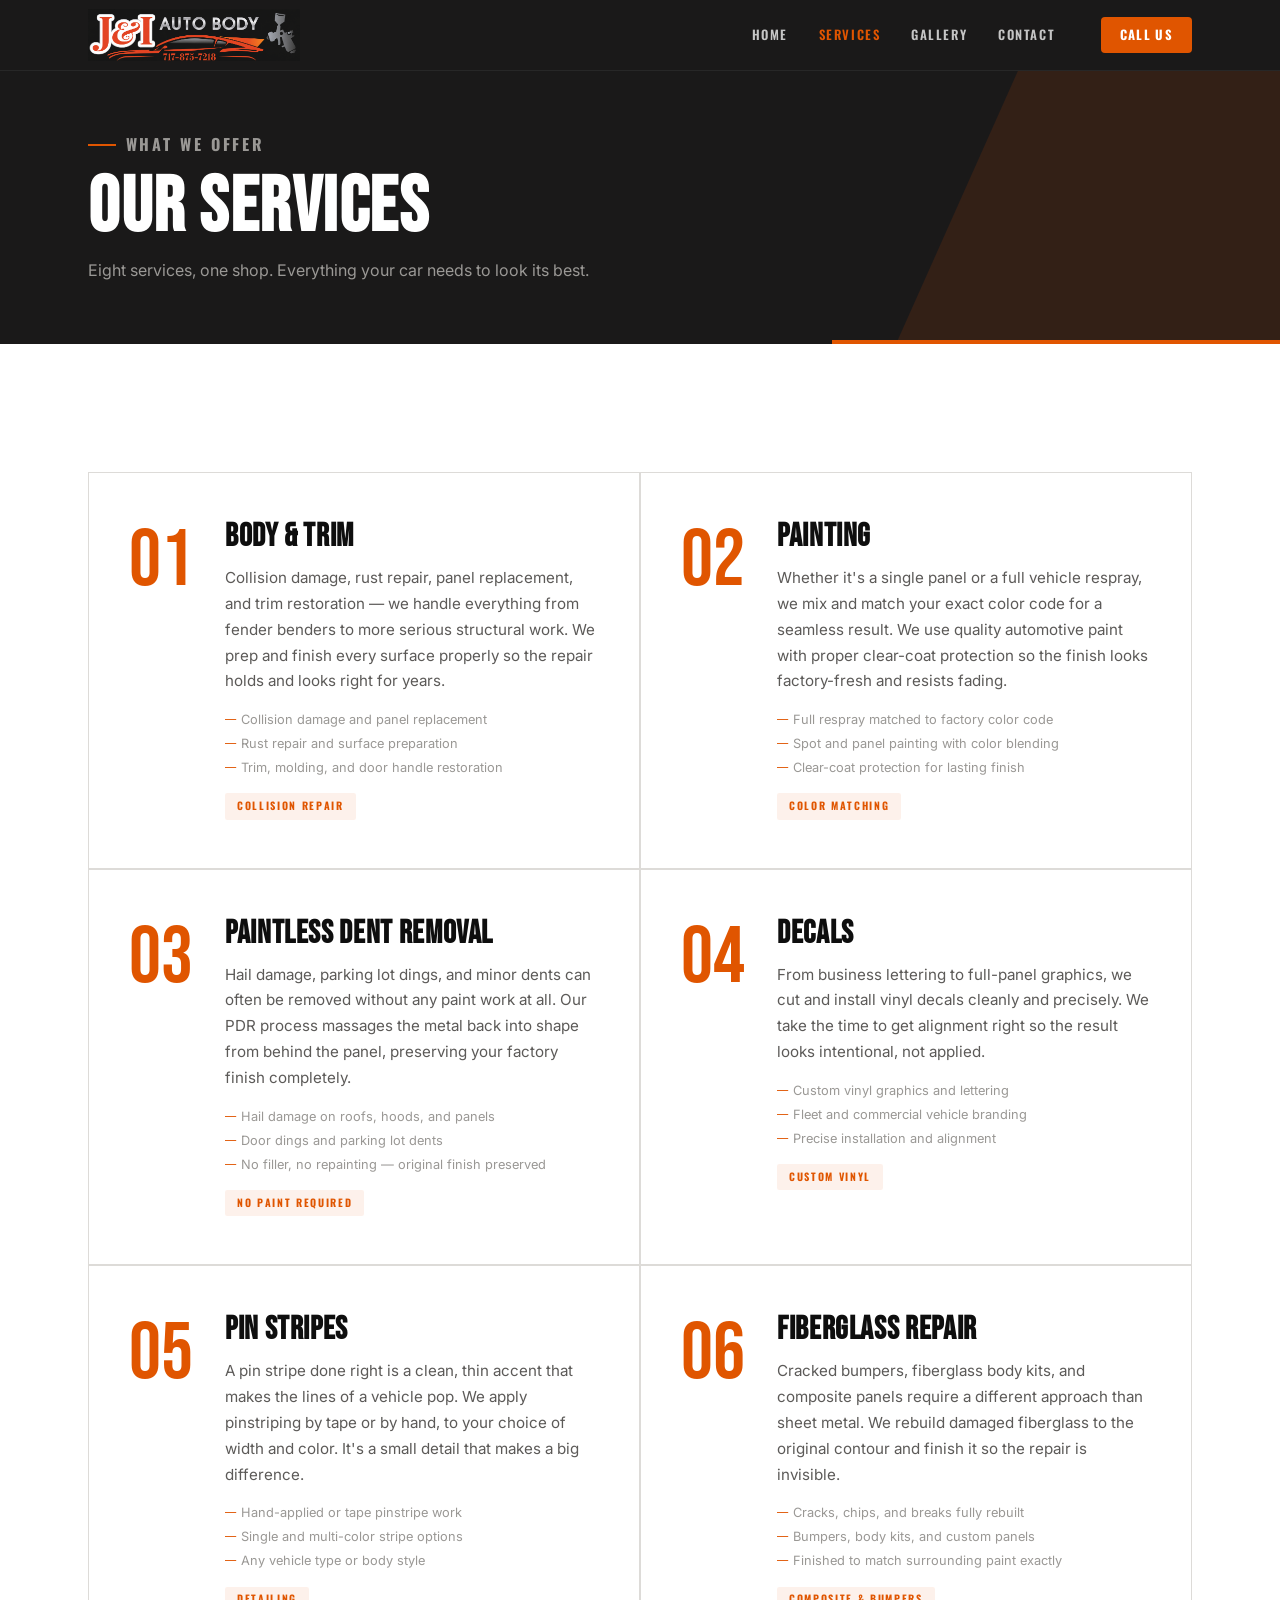
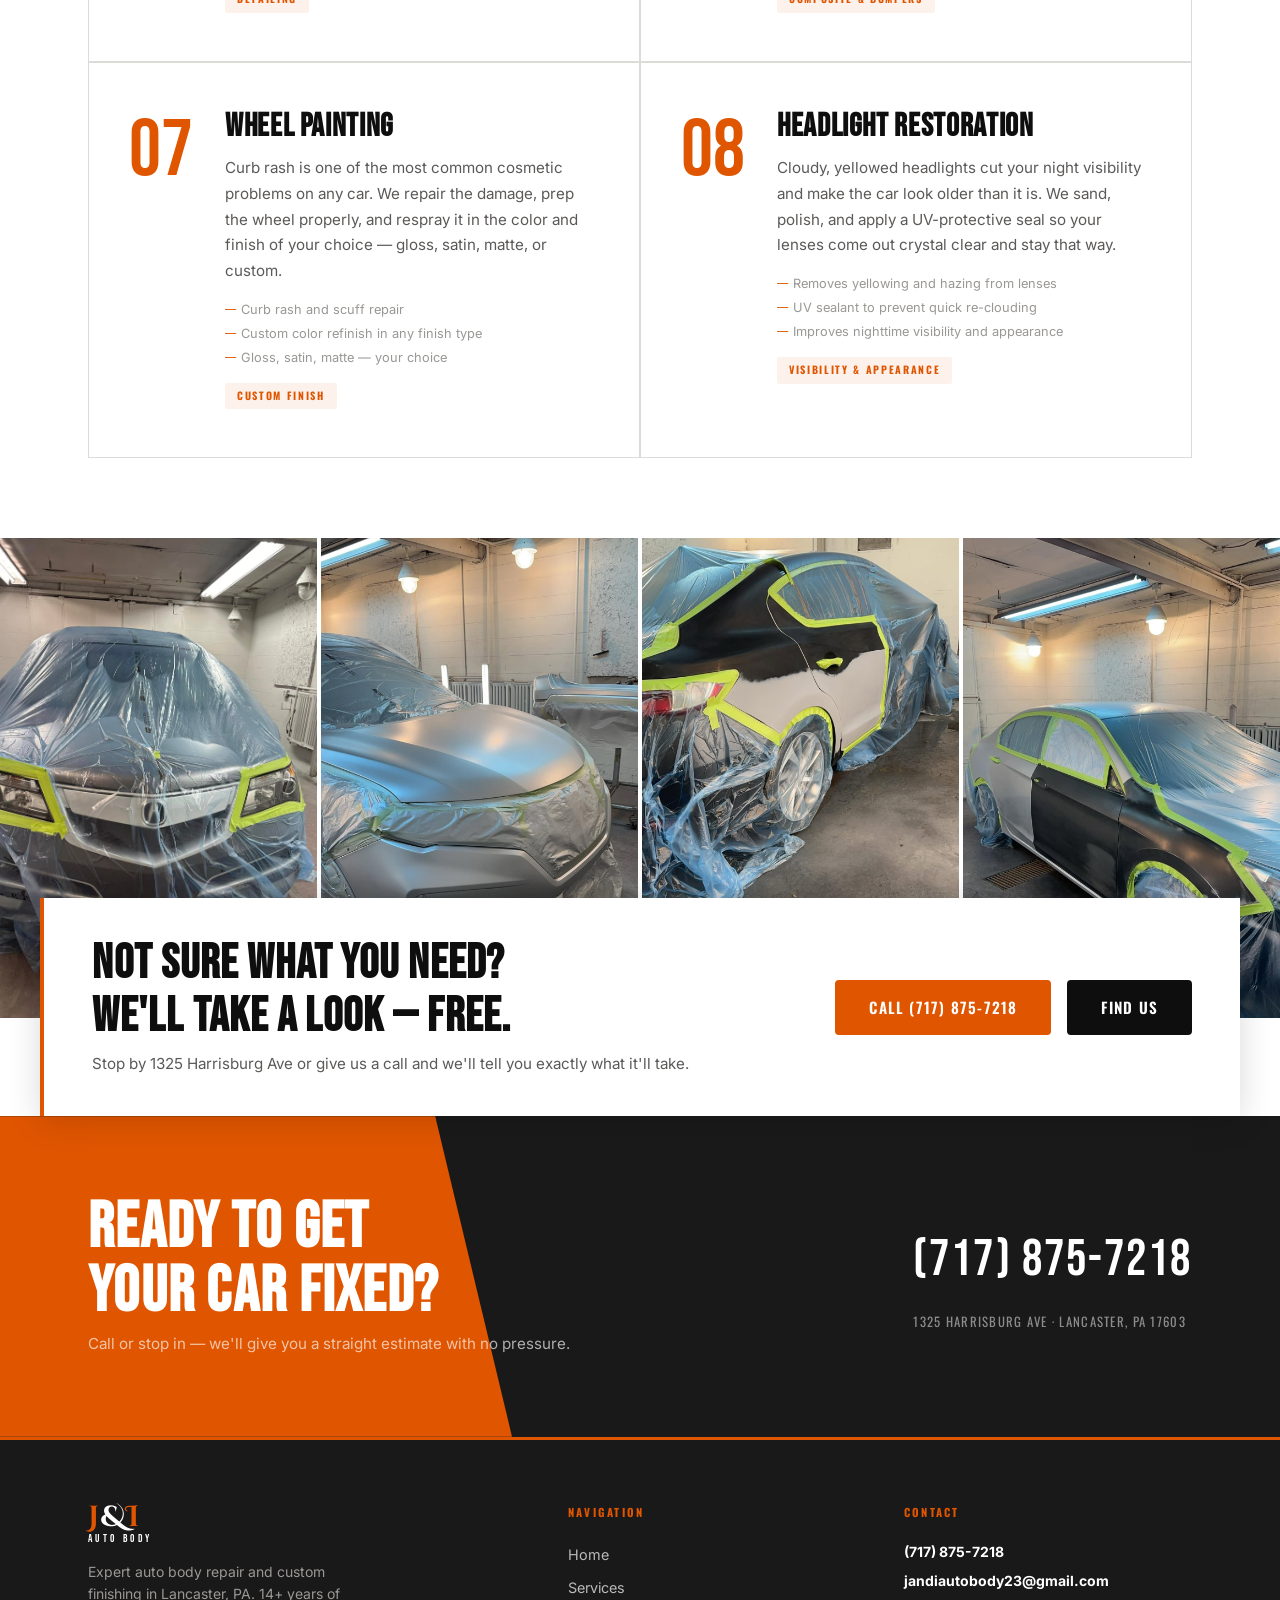
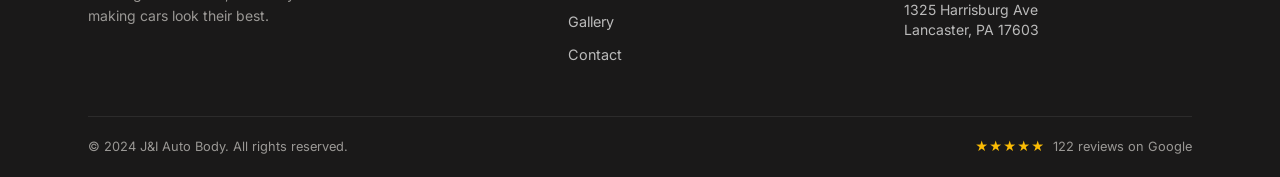
<file: services.html>
<!DOCTYPE html>
<html lang="en">
<head>
  <meta charset="UTF-8">
  <meta name="viewport" content="width=device-width, initial-scale=1.0">
  <meta name="description" content="J&I Auto Body services in Lancaster, PA — body & trim, painting, paintless dent removal, decals, pin stripes, fiberglass repair, wheel painting, and headlight restoration.">
  <title>Services — J&I Auto Body</title>
  <link rel="stylesheet" href="style.css">
  <style>
    .services-page-grid {
      padding: 5rem 0;
      background: var(--c-white);
    }

    .services-full-grid {
      display: grid;
      grid-template-columns: repeat(2, 1fr);
      gap: 2px;
      background: var(--c-gray-200);
      border: 1px solid var(--c-gray-200);
      margin-top: 3rem;
    }

    .service-full-card {
      background: var(--c-white);
      padding: 3rem 2.5rem;
      position: relative;
      overflow: hidden;
      display: grid;
      grid-template-columns: auto 1fr;
      gap: 2rem;
      align-items: start;
      transition: background var(--transition);
    }

    .service-full-card:hover {
      background: var(--c-off-white);
    }

    .service-full-card::after {
      content: '';
      position: absolute;
      left: 0;
      top: 0;
      width: 4px;
      height: 0;
      background: var(--c-orange);
      transition: height 0.35s ease;
    }

    .service-full-card:hover::after {
      height: 100%;
    }

    .service-num-big {
      font-family: var(--f-display);
      font-size: 5rem;
      color: var(--c-orange);
      line-height: 1;
      min-width: 3rem;
      text-align: right;
    }

    .service-detail h2 {
      font-family: var(--f-display);
      font-size: 2rem;
      color: var(--c-black);
      letter-spacing: 0.02em;
      line-height: 1;
      margin-bottom: 0.75rem;
    }

    .service-detail p {
      font-size: 0.95rem;
      color: var(--c-gray-600);
      line-height: 1.7;
      max-width: 420px;
    }

    .service-detail-tag {
      display: inline-block;
      font-family: var(--f-heading);
      font-size: 0.65rem;
      font-weight: 700;
      letter-spacing: 0.16em;
      text-transform: uppercase;
      color: var(--c-orange);
      background: rgba(224, 85, 0, 0.08);
      padding: 0.3rem 0.75rem;
      border-radius: 2px;
      margin-top: 1rem;
    }

    .services-photo-break {
      display: grid;
      grid-template-columns: repeat(4, 1fr);
      grid-template-rows: 480px;
      gap: 4px;
      overflow: hidden;
    }

    .services-photo-break img {
      width: 100%;
      height: 480px;
      object-fit: cover;
      object-position: center 60%;
      display: block;
    }

    .free-estimate-strip {
      background: transparent;
      padding: 0;
      margin-top: -120px;
      position: relative;
      z-index: 2;
    }

    .free-estimate-inner {
      display: flex;
      align-items: center;
      justify-content: space-between;
      gap: 2rem;
      flex-wrap: wrap;
      background: var(--c-white);
      border-left: 4px solid var(--c-orange);
      padding: 2.5rem 3rem;
      box-shadow: 0 4px 32px rgba(0,0,0,0.15);
    }

    .free-estimate-inner h2 {
      font-family: var(--f-display);
      font-size: clamp(2rem, 4vw, 3rem);
      color: var(--c-black);
      letter-spacing: 0.02em;
      line-height: 1.1;
    }

    .free-estimate-inner p {
      font-size: 0.95rem;
      color: var(--c-gray-600);
      margin-top: 0.5rem;
    }

    @media (max-width: 900px) {
      .services-full-grid { grid-template-columns: 1fr; }
      .service-full-card { grid-template-columns: 1fr; gap: 0.5rem; }
      .service-num-big { font-size: 2.5rem; text-align: left; }
      .services-photo-break { grid-template-columns: 1fr 1fr; height: auto; }
      .services-photo-break .photo-placeholder { height: 180px; }
    }
  </style>
</head>
<body>
  <a href="#main" class="skip-link">Skip to content</a>

  <!-- NAVIGATION -->
  <nav class="site-nav" id="site-nav">
    <div class="nav-inner">
      <a href="index.html" class="nav-logo" aria-label="J&I Auto Body home">
        <img src="banner.png" alt="J&I Auto Body" style="height:52px;width:auto;display:block;">
      </a>
      <button class="nav-toggle" aria-label="Toggle navigation menu" aria-expanded="false" aria-controls="nav-links">
        <span></span><span></span><span></span>
      </button>
      <ul class="nav-links" id="nav-links" role="list">
        <li><a href="index.html">Home</a></li>
        <li><a href="services.html" class="active">Services</a></li>
        <li><a href="gallery.html">Gallery</a></li>
        <li><a href="contact.html">Contact</a></li>
      </ul>
      <a href="tel:+17178757218" class="nav-cta">Call Us</a>
    </div>
  </nav>

  <main id="main">

    <!-- PAGE HERO -->
    <section class="page-hero" aria-labelledby="page-title">
      <div class="page-hero-slash" aria-hidden="true"></div>
      <div class="container page-hero-inner">
        <p class="section-eyebrow">What We Offer</p>
        <h1 id="page-title">Our Services</h1>
        <p>Eight services, one shop. Everything your car needs to look its best.</p>
      </div>
    </section>

    <!-- SERVICES FULL GRID -->
    <section class="services-page-grid" aria-labelledby="services-list-heading">
      <div class="container">
        <div class="services-full-grid" role="list">

          <article class="service-full-card reveal" role="listitem">
            <span class="service-num-big" aria-hidden="true">01</span>
            <div class="service-detail">
              <h2>Body &amp; Trim</h2>
              <p>Collision damage, rust repair, panel replacement, and trim restoration — we handle everything from fender benders to more serious structural work. We prep and finish every surface properly so the repair holds and looks right for years.</p>
              <ul class="service-card-bullets" style="margin-top:1rem;">
                <li>Collision damage and panel replacement</li>
                <li>Rust repair and surface preparation</li>
                <li>Trim, molding, and door handle restoration</li>
              </ul>
              <span class="service-detail-tag">Collision Repair</span>
            </div>
          </article>

          <article class="service-full-card reveal reveal-delay-1" role="listitem">
            <span class="service-num-big" aria-hidden="true">02</span>
            <div class="service-detail">
              <h2>Painting</h2>
              <p>Whether it's a single panel or a full vehicle respray, we mix and match your exact color code for a seamless result. We use quality automotive paint with proper clear-coat protection so the finish looks factory-fresh and resists fading.</p>
              <ul class="service-card-bullets" style="margin-top:1rem;">
                <li>Full respray matched to factory color code</li>
                <li>Spot and panel painting with color blending</li>
                <li>Clear-coat protection for lasting finish</li>
              </ul>
              <span class="service-detail-tag">Color Matching</span>
            </div>
          </article>

          <article class="service-full-card reveal" role="listitem">
            <span class="service-num-big" aria-hidden="true">03</span>
            <div class="service-detail">
              <h2>Paintless Dent Removal</h2>
              <p>Hail damage, parking lot dings, and minor dents can often be removed without any paint work at all. Our PDR process massages the metal back into shape from behind the panel, preserving your factory finish completely.</p>
              <ul class="service-card-bullets" style="margin-top:1rem;">
                <li>Hail damage on roofs, hoods, and panels</li>
                <li>Door dings and parking lot dents</li>
                <li>No filler, no repainting — original finish preserved</li>
              </ul>
              <span class="service-detail-tag">No Paint Required</span>
            </div>
          </article>

          <article class="service-full-card reveal reveal-delay-1" role="listitem">
            <span class="service-num-big" aria-hidden="true">04</span>
            <div class="service-detail">
              <h2>Decals</h2>
              <p>From business lettering to full-panel graphics, we cut and install vinyl decals cleanly and precisely. We take the time to get alignment right so the result looks intentional, not applied.</p>
              <ul class="service-card-bullets" style="margin-top:1rem;">
                <li>Custom vinyl graphics and lettering</li>
                <li>Fleet and commercial vehicle branding</li>
                <li>Precise installation and alignment</li>
              </ul>
              <span class="service-detail-tag">Custom Vinyl</span>
            </div>
          </article>

          <article class="service-full-card reveal" role="listitem">
            <span class="service-num-big" aria-hidden="true">05</span>
            <div class="service-detail">
              <h2>Pin Stripes</h2>
              <p>A pin stripe done right is a clean, thin accent that makes the lines of a vehicle pop. We apply pinstriping by tape or by hand, to your choice of width and color. It's a small detail that makes a big difference.</p>
              <ul class="service-card-bullets" style="margin-top:1rem;">
                <li>Hand-applied or tape pinstripe work</li>
                <li>Single and multi-color stripe options</li>
                <li>Any vehicle type or body style</li>
              </ul>
              <span class="service-detail-tag">Detailing</span>
            </div>
          </article>

          <article class="service-full-card reveal reveal-delay-1" role="listitem">
            <span class="service-num-big" aria-hidden="true">06</span>
            <div class="service-detail">
              <h2>Fiberglass Repair</h2>
              <p>Cracked bumpers, fiberglass body kits, and composite panels require a different approach than sheet metal. We rebuild damaged fiberglass to the original contour and finish it so the repair is invisible.</p>
              <ul class="service-card-bullets" style="margin-top:1rem;">
                <li>Cracks, chips, and breaks fully rebuilt</li>
                <li>Bumpers, body kits, and custom panels</li>
                <li>Finished to match surrounding paint exactly</li>
              </ul>
              <span class="service-detail-tag">Composite &amp; Bumpers</span>
            </div>
          </article>

          <article class="service-full-card reveal" role="listitem">
            <span class="service-num-big" aria-hidden="true">07</span>
            <div class="service-detail">
              <h2>Wheel Painting</h2>
              <p>Curb rash is one of the most common cosmetic problems on any car. We repair the damage, prep the wheel properly, and respray it in the color and finish of your choice — gloss, satin, matte, or custom.</p>
              <ul class="service-card-bullets" style="margin-top:1rem;">
                <li>Curb rash and scuff repair</li>
                <li>Custom color refinish in any finish type</li>
                <li>Gloss, satin, matte — your choice</li>
              </ul>
              <span class="service-detail-tag">Custom Finish</span>
            </div>
          </article>

          <article class="service-full-card reveal reveal-delay-1" role="listitem">
            <span class="service-num-big" aria-hidden="true">08</span>
            <div class="service-detail">
              <h2>Headlight Restoration</h2>
              <p>Cloudy, yellowed headlights cut your night visibility and make the car look older than it is. We sand, polish, and apply a UV-protective seal so your lenses come out crystal clear and stay that way.</p>
              <ul class="service-card-bullets" style="margin-top:1rem;">
                <li>Removes yellowing and hazing from lenses</li>
                <li>UV sealant to prevent quick re-clouding</li>
                <li>Improves nighttime visibility and appearance</li>
              </ul>
              <span class="service-detail-tag">Visibility &amp; Appearance</span>
            </div>
          </article>

        </div>
      </div>
    </section>

    <!-- PHOTO BREAK -->
    <div class="services-photo-break" aria-label="Work photos">
      <img src="work1.jpg" alt="Car masked for painting" loading="lazy">
      <img src="work2.jpg" alt="SUV prepped for paint" loading="lazy">
      <img src="work3.jpg" alt="Panel masking in progress" loading="lazy">
      <img src="work4.jpg" alt="Sedan mid paint job" loading="lazy">
    </div>

    <!-- FREE ESTIMATE STRIP -->
    <section class="free-estimate-strip" aria-labelledby="estimate-heading">
      <div class="container free-estimate-inner">
        <div>
          <h2 id="estimate-heading">Not sure what you need?<br>We'll take a look — free.</h2>
          <p>Stop by 1325 Harrisburg Ave or give us a call and we'll tell you exactly what it'll take.</p>
        </div>
        <div style="display:flex; gap: 1rem; flex-wrap: wrap;">
          <a href="tel:+17178757218" class="btn btn-primary">Call (717) 875-7218</a>
          <a href="contact.html" class="btn btn-dark">Find Us</a>
        </div>
      </div>
    </section>

    <!-- CTA BAND -->
    <section class="cta-band" aria-labelledby="cta-heading">
      <div class="cta-band-slash" aria-hidden="true"></div>
      <div class="container cta-band-inner">
        <div class="cta-band-text">
          <h2 id="cta-heading">Ready to Get<br>Your Car Fixed?</h2>
          <p>Call or stop in — we'll give you a straight estimate with no pressure.</p>
        </div>
        <div>
          <a href="tel:+17178757218" class="cta-band-phone">(717) 875-7218</a>
          <span class="cta-band-sub">1325 Harrisburg Ave · Lancaster, PA 17603</span>
        </div>
      </div>
    </section>

  </main>

  <!-- FOOTER -->
  <footer class="site-footer" role="contentinfo">
    <div class="container">
      <div class="footer-grid">
        <div class="footer-brand">
          <div class="logo-mark">
            <span class="logo-ji">J<span class="logo-amp">&</span>I</span>
            <span class="logo-autobody">Auto Body</span>
          </div>
          <p class="footer-tagline">Expert auto body repair and custom finishing in Lancaster, PA. 14+ years of making cars look their best.</p>
        </div>
        <div>
          <p class="footer-heading">Navigation</p>
          <ul class="footer-links">
            <li><a href="index.html">Home</a></li>
            <li><a href="services.html">Services</a></li>
            <li><a href="gallery.html">Gallery</a></li>
            <li><a href="contact.html">Contact</a></li>
          </ul>
        </div>
        <div>
          <p class="footer-heading">Contact</p>
          <div class="footer-contact-item">
            <div><strong><a href="tel:+17178757218">(717) 875-7218</a></strong></div>
          </div>
          <div class="footer-contact-item">
            <div><strong><a href="mailto:jandiautobody23@gmail.com">jandiautobody23@gmail.com</a></strong></div>
          </div>
          <div class="footer-contact-item">
            <div>1325 Harrisburg Ave<br>Lancaster, PA 17603</div>
          </div>
        </div>
      </div>
      <div class="footer-bottom">
        <p>© 2024 J&amp;I Auto Body. All rights reserved.</p>
        <div class="footer-reviews">
          <span class="stars">★★★★★</span>
          <span>122 reviews on Google</span>
        </div>
      </div>
    </div>
  </footer>

  <!-- MOBILE STICKY CTA -->
  <div class="mobile-cta-bar" aria-label="Call for free estimate">
    <a href="tel:+17178757218">Call for a Free Estimate &nbsp;·&nbsp; (717) 875-7218</a>
  </div>

  <script>
    const nav = document.getElementById('site-nav');
    window.addEventListener('scroll', () => {
      nav.classList.toggle('scrolled', window.scrollY > 20);
    }, { passive: true });

    const toggle = document.querySelector('.nav-toggle');
    const navLinks = document.getElementById('nav-links');
    toggle.addEventListener('click', () => {
      const expanded = toggle.getAttribute('aria-expanded') === 'true';
      toggle.setAttribute('aria-expanded', String(!expanded));
      navLinks.classList.toggle('open', !expanded);
    });

    navLinks.querySelectorAll('a').forEach(a => {
      a.addEventListener('click', () => {
        toggle.setAttribute('aria-expanded', 'false');
        navLinks.classList.remove('open');
      });
    });

    const observer = new IntersectionObserver((entries) => {
      entries.forEach(e => { if (e.isIntersecting) { e.target.classList.add('visible'); observer.unobserve(e.target); } });
    }, { threshold: 0.1 });
    document.querySelectorAll('.reveal').forEach(el => observer.observe(el));
  </script>
</body>
</html>
</file>
<file: style.css>
/* === J&I AUTO BODY — SHARED STYLESHEET === */

@import url('https://fonts.googleapis.com/css2?family=Bebas+Neue&family=Oswald:wght@400;500;600;700&family=Inter:ital,wght@0,300;0,400;0,500;0,600;1,300&family=Cinzel+Decorative:wght@700&display=swap');

/* ── TOKENS ───────────────────────────────────────── */
:root {
  --c-white:        #FFFFFF;
  --c-off-white:    #F7F6F4;
  --c-black:        #0E0E0E;
  --c-dark:         #1A1919;
  --c-charcoal:     #2C2B2B;
  --c-orange:       #E05500;
  --c-orange-hover: #C44A00;
  --c-orange-warm:  #F06820;
  --c-gray-100:     #F0EFED;
  --c-gray-200:     #DDDBD8;
  --c-gray-400:     #9A9895;
  --c-gray-600:     #5C5A58;
  --c-gray-800:     #343230;

  --f-display:  'Bebas Neue', sans-serif;
  --f-heading:  'Oswald', sans-serif;
  --f-body:     'Inter', sans-serif;
  --f-brand:    'Cinzel Decorative', serif;

  --radius:     4px;
  --transition: 0.22s ease;
  --max-w:      1200px;
}

/* ── RESET ────────────────────────────────────────── */
*, *::before, *::after { box-sizing: border-box; margin: 0; padding: 0; }

html {
  scroll-behavior: smooth;
  -webkit-font-smoothing: antialiased;
}

body {
  font-family: var(--f-body);
  font-size: 1rem;
  line-height: 1.6;
  color: var(--c-black);
  background: var(--c-white);
}

img { display: block; max-width: 100%; }
a { color: inherit; text-decoration: none; }
ul { list-style: none; }

/* ── UTILITY ──────────────────────────────────────── */
.container {
  max-width: var(--max-w);
  margin-inline: auto;
  padding-inline: clamp(1.25rem, 5vw, 3rem);
}

.section-eyebrow {
  font-family: var(--f-heading);
  font-size: 0.75rem;
  font-weight: 700;
  letter-spacing: 0.18em;
  text-transform: uppercase;
  color: var(--c-orange);
  display: flex;
  align-items: center;
  gap: 0.6rem;
  margin-bottom: 0.75rem;
}

.section-eyebrow::before {
  content: '';
  display: block;
  width: 28px;
  height: 2px;
  background: var(--c-orange);
  flex-shrink: 0;
}

.section-title {
  font-family: var(--f-display);
  font-size: clamp(2.5rem, 5vw, 4rem);
  letter-spacing: 0.02em;
  line-height: 1;
  color: var(--c-black);
}

.section-title--light { color: var(--c-white); }

/* ── BUTTONS ──────────────────────────────────────── */
.btn {
  display: inline-flex;
  align-items: center;
  gap: 0.5rem;
  font-family: var(--f-heading);
  font-size: 0.95rem;
  font-weight: 600;
  letter-spacing: 0.08em;
  text-transform: uppercase;
  padding: 0.85rem 2rem;
  border-radius: var(--radius);
  transition: background var(--transition), color var(--transition), transform var(--transition);
  cursor: pointer;
  border: 2px solid transparent;
}

.btn:active { transform: translateY(1px); }

.btn-primary {
  background: var(--c-orange);
  color: var(--c-white);
  border-color: var(--c-orange);
}
.btn-primary:hover { background: var(--c-orange-hover); border-color: var(--c-orange-hover); }

.btn-ghost {
  background: transparent;
  color: var(--c-white);
  border-color: rgba(255,255,255,0.5);
}
.btn-ghost:hover { border-color: var(--c-white); }

.btn-outline {
  background: transparent;
  color: var(--c-orange);
  border-color: var(--c-orange);
}
.btn-outline:hover { background: var(--c-orange); color: var(--c-white); }

.btn-dark {
  background: var(--c-black);
  color: var(--c-white);
  border-color: var(--c-black);
}
.btn-dark:hover { background: var(--c-charcoal); }

/* ── NAVIGATION ───────────────────────────────────── */
.site-nav {
  position: fixed;
  top: 0;
  left: 0;
  right: 0;
  z-index: 100;
  background: var(--c-dark);
  border-bottom: 1px solid rgba(255,255,255,0.06);
  transition: box-shadow var(--transition);
}

.site-nav.scrolled {
  box-shadow: 0 2px 24px rgba(0,0,0,0.5);
}

.nav-inner {
  max-width: var(--max-w);
  margin-inline: auto;
  padding: 0 clamp(1.25rem, 5vw, 3rem);
  height: 70px;
  display: flex;
  align-items: center;
  gap: 2rem;
}

/* Logo */
.nav-logo { display: flex; align-items: center; text-decoration: none; }

.logo-mark {
  display: flex;
  flex-direction: column;
  align-items: flex-start;
  line-height: 1;
}

.logo-ji {
  font-family: var(--f-brand);
  font-size: 1.45rem;
  font-weight: 700;
  color: var(--c-orange);
  letter-spacing: 0.04em;
  line-height: 1;
}

.logo-amp { color: var(--c-white); }

.logo-autobody {
  font-family: var(--f-display);
  font-size: 0.65rem;
  letter-spacing: 0.32em;
  color: var(--c-white);
  margin-top: 1px;
}

/* Nav links */
.nav-links {
  display: flex;
  align-items: center;
  gap: 0.25rem;
  margin-left: auto;
}

.nav-links a {
  font-family: var(--f-heading);
  font-size: 0.8rem;
  font-weight: 600;
  letter-spacing: 0.12em;
  text-transform: uppercase;
  color: rgba(255,255,255,0.75);
  padding: 0.4rem 0.85rem;
  border-radius: var(--radius);
  transition: color var(--transition), background var(--transition);
  position: relative;
}

.nav-links a:hover { color: var(--c-white); background: rgba(255,255,255,0.06); }

.nav-links a.active {
  color: var(--c-orange);
}

.nav-cta {
  font-family: var(--f-heading);
  font-size: 0.8rem;
  font-weight: 700;
  letter-spacing: 0.1em;
  text-transform: uppercase;
  color: var(--c-white);
  background: var(--c-orange);
  padding: 0.5rem 1.2rem;
  border-radius: var(--radius);
  transition: background var(--transition);
  white-space: nowrap;
}

.nav-cta:hover { background: var(--c-orange-hover); }

/* Mobile toggle */
.nav-toggle {
  display: none;
  flex-direction: column;
  justify-content: center;
  gap: 5px;
  width: 36px;
  height: 36px;
  background: none;
  border: none;
  cursor: pointer;
  padding: 4px;
  margin-left: auto;
}

.nav-toggle span {
  display: block;
  width: 100%;
  height: 2px;
  background: var(--c-white);
  border-radius: 2px;
  transition: transform var(--transition), opacity var(--transition);
}

.nav-toggle[aria-expanded="true"] span:nth-child(1) {
  transform: translateY(7px) rotate(45deg);
}
.nav-toggle[aria-expanded="true"] span:nth-child(2) { opacity: 0; }
.nav-toggle[aria-expanded="true"] span:nth-child(3) {
  transform: translateY(-7px) rotate(-45deg);
}

/* Mobile nav overlay */
@media (max-width: 768px) {
  .nav-toggle { display: flex; }
  .nav-links {
    display: none;
    position: fixed;
    inset: 70px 0 0;
    background: var(--c-dark);
    flex-direction: column;
    padding: 2rem;
    gap: 0.5rem;
    align-items: flex-start;
    z-index: 99;
  }
  .nav-links.open { display: flex; }
  .nav-links a { font-size: 1.1rem; padding: 0.75rem 0; width: 100%; }
  .nav-cta { display: none; }
}

/* ── PAGE HERO (inner pages) ──────────────────────── */
.page-hero {
  background: var(--c-dark);
  padding: 120px 0 60px;
  position: relative;
  overflow: hidden;
}

.page-hero::after {
  content: '';
  position: absolute;
  right: 0;
  bottom: 0;
  width: 35%;
  height: 4px;
  background: var(--c-orange);
}

.page-hero-inner {
  position: relative;
  z-index: 2;
}

.page-hero h1 {
  font-family: var(--f-display);
  font-size: clamp(3rem, 6vw, 5.5rem);
  color: var(--c-white);
  line-height: 1;
  letter-spacing: 0.02em;
}

.page-hero p {
  font-size: 1rem;
  color: var(--c-gray-400);
  margin-top: 0.75rem;
}

/* diagonal accent on page hero */
.page-hero-slash {
  position: absolute;
  right: 0;
  top: 0;
  height: 100%;
  width: 30%;
  background: var(--c-orange);
  clip-path: polygon(40% 0%, 100% 0%, 100% 100%, 0% 100%);
  opacity: 0.12;
  z-index: 1;
}

/* ── PHOTO PLACEHOLDER ────────────────────────────── */
.photo-placeholder {
  background: var(--c-gray-200);
  display: flex;
  flex-direction: column;
  align-items: center;
  justify-content: center;
  gap: 0.5rem;
  position: relative;
  overflow: hidden;
}

.photo-placeholder::before {
  content: '';
  position: absolute;
  inset: 0;
  background: repeating-linear-gradient(
    -45deg,
    transparent,
    transparent 8px,
    rgba(0,0,0,0.04) 8px,
    rgba(0,0,0,0.04) 10px
  );
}

.photo-placeholder-label {
  position: relative;
  z-index: 1;
  font-family: var(--f-heading);
  font-size: 0.75rem;
  font-weight: 600;
  letter-spacing: 0.12em;
  text-transform: uppercase;
  color: var(--c-gray-600);
  background: var(--c-white);
  padding: 0.4rem 1rem;
  border-radius: 2px;
  border: 1px solid var(--c-gray-200);
}

/* ── FOOTER ───────────────────────────────────────── */
.site-footer {
  background: var(--c-dark);
  color: var(--c-white);
  padding: 4rem 0 0;
  border-top: 3px solid var(--c-orange);
}

.footer-grid {
  display: grid;
  grid-template-columns: 1.5fr 1fr 1fr;
  gap: 3rem;
  padding-bottom: 3rem;
}

.footer-brand .logo-ji { font-size: 1.8rem; }
.footer-brand .logo-autobody { font-size: 0.7rem; letter-spacing: 0.3em; }

.footer-tagline {
  margin-top: 1rem;
  font-size: 0.875rem;
  color: var(--c-gray-400);
  line-height: 1.6;
  max-width: 260px;
}

.footer-heading {
  font-family: var(--f-heading);
  font-size: 0.7rem;
  font-weight: 700;
  letter-spacing: 0.2em;
  text-transform: uppercase;
  color: var(--c-orange);
  margin-bottom: 1.25rem;
}

.footer-links { display: flex; flex-direction: column; gap: 0.5rem; }

.footer-links a {
  font-size: 0.9rem;
  color: rgba(255,255,255,0.7);
  transition: color var(--transition);
}

.footer-links a:hover { color: var(--c-white); }

.footer-contact-item {
  display: flex;
  gap: 0.6rem;
  font-size: 0.875rem;
  color: rgba(255,255,255,0.7);
  margin-bottom: 0.6rem;
  align-items: flex-start;
  line-height: 1.4;
}

.footer-contact-item strong {
  color: var(--c-white);
  display: block;
}

.footer-bottom {
  border-top: 1px solid rgba(255,255,255,0.08);
  padding: 1.25rem 0;
  display: flex;
  align-items: center;
  justify-content: space-between;
  flex-wrap: wrap;
  gap: 0.5rem;
}

.footer-bottom p {
  font-size: 0.8rem;
  color: var(--c-gray-400);
}

.footer-reviews {
  display: flex;
  align-items: center;
  gap: 0.5rem;
  font-size: 0.8rem;
  color: var(--c-gray-400);
}

.stars { color: #FBBC05; letter-spacing: 1px; }

@media (max-width: 768px) {
  .footer-grid { grid-template-columns: 1fr; gap: 2rem; }
  .footer-bottom { flex-direction: column; text-align: center; }
}

/* ── DIAGONAL SLASH DIVIDER ───────────────────────── */
.slash-divider {
  position: relative;
  height: 60px;
  overflow: hidden;
  background: var(--c-dark);
}

.slash-divider::after {
  content: '';
  position: absolute;
  bottom: 0;
  left: 0;
  right: 0;
  height: 100%;
  background: var(--c-white);
  clip-path: polygon(0 40%, 100% 0%, 100% 100%, 0% 100%);
}

.slash-divider--to-dark::after {
  background: var(--c-dark);
}

.slash-divider--to-gray::after {
  background: var(--c-gray-100);
}

/* ── TRUST BAR ────────────────────────────────────── */
.trust-bar {
  background: var(--c-off-white);
  border-bottom: 1px solid var(--c-gray-200);
  padding: 0;
}

.trust-bar-inner {
  display: flex;
  align-items: stretch;
  divide: 1px solid var(--c-gray-200);
}

.trust-item {
  flex: 1;
  display: flex;
  align-items: center;
  justify-content: center;
  gap: 0.75rem;
  padding: 1.5rem 1rem;
  border-right: 1px solid var(--c-gray-200);
  text-align: center;
}

.trust-item:last-child { border-right: none; }

.trust-icon {
  font-size: 1.5rem;
  line-height: 1;
  flex-shrink: 0;
}

.trust-label {
  font-family: var(--f-heading);
  font-size: 0.8rem;
  font-weight: 600;
  letter-spacing: 0.08em;
  text-transform: uppercase;
  color: var(--c-gray-600);
  line-height: 1.3;
}

.trust-value {
  font-family: var(--f-display);
  font-size: 1.5rem;
  color: var(--c-black);
  line-height: 1;
  display: block;
}

@media (max-width: 640px) {
  .trust-bar-inner { flex-wrap: wrap; }
  .trust-item { flex: 0 0 50%; border-bottom: 1px solid var(--c-gray-200); }
  .trust-item:nth-child(2n) { border-right: none; }
  .trust-item:nth-last-child(-n+2) { border-bottom: none; }
}

/* ── SERVICES GRID ────────────────────────────────── */
.services-section {
  padding: 5rem 0;
  background: var(--c-white);
}

.services-intro {
  display: grid;
  grid-template-columns: 1fr 1fr;
  gap: 4rem;
  align-items: end;
  margin-bottom: 3.5rem;
}

.services-intro-text p {
  font-size: 1rem;
  color: var(--c-gray-600);
  margin-top: 1rem;
  max-width: 420px;
  line-height: 1.7;
}

.services-intro-action { text-align: right; }

.services-grid {
  display: grid;
  grid-template-columns: repeat(4, 1fr);
  gap: 1px;
  background: var(--c-gray-200);
  border: 1px solid var(--c-gray-200);
}

.service-card {
  background: var(--c-white);
  padding: 2rem 1.75rem;
  position: relative;
  overflow: hidden;
  transition: background var(--transition);
}

.service-card::after {
  content: '';
  position: absolute;
  bottom: 0;
  left: 0;
  width: 0;
  height: 3px;
  background: var(--c-orange);
  transition: width 0.3s ease;
}

.service-card:hover { background: var(--c-off-white); }
.service-card:hover::after { width: 100%; }

.service-card-num {
  font-family: var(--f-display);
  font-size: 3.5rem;
  color: var(--c-orange);
  line-height: 1;
  margin-bottom: 0.75rem;
  display: block;
  transition: color var(--transition);
}

.service-card:hover .service-card-num { color: var(--c-orange); }

.service-card-name {
  font-family: var(--f-heading);
  font-size: 1.05rem;
  font-weight: 700;
  color: var(--c-black);
  line-height: 1.2;
  margin-bottom: 0.5rem;
}

.service-card-desc {
  font-size: 0.85rem;
  color: var(--c-gray-600);
  line-height: 1.6;
}

@media (max-width: 1024px) {
  .services-grid { grid-template-columns: repeat(2, 1fr); }
  .services-intro { grid-template-columns: 1fr; gap: 1rem; }
  .services-intro-action { text-align: left; }
}

@media (max-width: 600px) {
  .services-grid { grid-template-columns: 1fr; }
}

/* ── PHOTO STRIP (3-across) ───────────────────────── */
.photo-strip {
  display: grid;
  grid-template-columns: repeat(3, 1fr);
  height: 380px;
}

.photo-strip-item {
  position: relative;
  overflow: hidden;
}

.photo-strip-item .photo-placeholder {
  width: 100%;
  height: 100%;
}

.photo-strip-overlay {
  position: absolute;
  inset: 0;
  background: linear-gradient(to top, rgba(0,0,0,0.6) 0%, transparent 50%);
  opacity: 0;
  transition: opacity var(--transition);
  display: flex;
  align-items: flex-end;
  padding: 1.5rem;
}

.photo-strip-item:hover .photo-strip-overlay { opacity: 1; }

.photo-strip-caption {
  font-family: var(--f-heading);
  font-size: 0.8rem;
  font-weight: 600;
  letter-spacing: 0.08em;
  text-transform: uppercase;
  color: var(--c-white);
}

@media (max-width: 640px) {
  .photo-strip { grid-template-columns: 1fr; height: auto; }
  .photo-strip-item { height: 220px; }
}

/* ── CTA BAND ─────────────────────────────────────── */
.cta-band {
  background: var(--c-dark);
  position: relative;
  overflow: hidden;
  padding: 5rem 0;
}

.cta-band-slash {
  position: absolute;
  left: 0;
  top: 0;
  width: 40%;
  height: 100%;
  background: var(--c-orange);
  clip-path: polygon(0% 0%, 85% 0%, 100% 100%, 0% 100%);
}

.cta-band-inner {
  position: relative;
  z-index: 2;
  display: flex;
  align-items: center;
  justify-content: space-between;
  gap: 2rem;
  flex-wrap: wrap;
}

.cta-band-text h2 {
  font-family: var(--f-display);
  font-size: clamp(2.5rem, 5vw, 4rem);
  color: var(--c-white);
  line-height: 1;
  letter-spacing: 0.02em;
}

.cta-band-text p {
  font-size: 0.95rem;
  color: rgba(255,255,255,0.65);
  margin-top: 0.5rem;
}

.cta-band-phone {
  font-family: var(--f-display);
  font-size: clamp(2rem, 4vw, 3.5rem);
  color: var(--c-white);
  letter-spacing: 0.04em;
  text-decoration: none;
  display: block;
  margin-bottom: 0.5rem;
  transition: color var(--transition);
}

.cta-band-phone:hover { color: var(--c-orange-warm); }

.cta-band-sub {
  font-size: 0.8rem;
  color: rgba(255,255,255,0.5);
  font-family: var(--f-heading);
  letter-spacing: 0.1em;
  text-transform: uppercase;
}

@media (max-width: 700px) {
  .cta-band-inner { flex-direction: column; text-align: center; }
  .cta-band-slash { width: 100%; clip-path: polygon(0 0, 100% 0, 100% 40%, 0 55%); }
  .cta-band { padding: 3rem 0; }
}

/* ── GALLERY GRID ─────────────────────────────────── */
.gallery-section {
  padding: 4rem 0;
  background: var(--c-white);
}

.gallery-grid {
  display: grid;
  grid-template-columns: repeat(3, 1fr);
  grid-auto-rows: 260px;
  gap: 6px;
}

.gallery-item {
  position: relative;
  overflow: hidden;
}

.gallery-item.wide {
  grid-column: span 2;
}

.gallery-item.tall {
  grid-row: span 2;
}

.gallery-item .photo-placeholder {
  width: 100%;
  height: 100%;
}

.gallery-item-overlay {
  position: absolute;
  inset: 0;
  background: rgba(224, 85, 0, 0.0);
  transition: background var(--transition);
  display: flex;
  align-items: center;
  justify-content: center;
}

.gallery-item:hover .gallery-item-overlay {
  background: rgba(224, 85, 0, 0.15);
}

@media (max-width: 768px) {
  .gallery-grid { grid-template-columns: 1fr 1fr; }
  .gallery-item.wide { grid-column: span 2; }
}

@media (max-width: 480px) {
  .gallery-grid { grid-template-columns: 1fr; }
  .gallery-item.wide { grid-column: span 1; }
  .gallery-item.tall { grid-row: span 1; }
}

/* ── CONTACT PAGE ─────────────────────────────────── */
.contact-section {
  padding: 5rem 0;
  background: var(--c-white);
}

.contact-layout {
  display: grid;
  grid-template-columns: 1fr 1fr;
  gap: 4rem;
  align-items: start;
}

.contact-info-block {
  margin-bottom: 2.5rem;
}

.contact-info-block h3 {
  font-family: var(--f-heading);
  font-size: 0.7rem;
  font-weight: 700;
  letter-spacing: 0.2em;
  text-transform: uppercase;
  color: var(--c-orange);
  margin-bottom: 0.75rem;
}

.contact-info-block p,
.contact-info-block a {
  font-size: 1rem;
  color: var(--c-gray-600);
  line-height: 1.6;
}

.contact-info-block .big-phone {
  font-family: var(--f-display);
  font-size: 2.5rem;
  color: var(--c-black);
  letter-spacing: 0.04em;
  display: block;
  margin-top: 0.25rem;
  transition: color var(--transition);
}

.contact-info-block .big-phone:hover { color: var(--c-orange); }

.contact-map-frame {
  aspect-ratio: 4 / 3;
  background: var(--c-gray-100);
  border: 1px solid var(--c-gray-200);
  border-radius: var(--radius);
  overflow: hidden;
  position: relative;
}

.contact-map-frame iframe {
  width: 100%;
  height: 100%;
  border: none;
}

.contact-hours { margin-top: 1rem; }

.hours-row {
  display: flex;
  justify-content: space-between;
  font-size: 0.9rem;
  color: var(--c-gray-600);
  padding: 0.5rem 0;
  border-bottom: 1px solid var(--c-gray-100);
}

.hours-row:last-child { border-bottom: none; }

.hours-day { font-weight: 500; color: var(--c-black); }

@media (max-width: 768px) {
  .contact-layout { grid-template-columns: 1fr; }
}

/* ── HOMEPAGE ABOUT STRIP ─────────────────────────── */
.about-strip {
  background: var(--c-gray-100);
  padding: 5rem 0;
}

.about-strip-inner {
  display: grid;
  grid-template-columns: 1fr 1fr;
  gap: 5rem;
  align-items: center;
}

.about-strip-photo {
  aspect-ratio: 4/3;
  position: relative;
}

.about-strip-photo .photo-placeholder {
  width: 100%;
  height: 100%;
}

.about-strip-photo::before {
  content: '';
  position: absolute;
  top: -12px;
  left: -12px;
  right: 12px;
  bottom: 12px;
  border: 3px solid var(--c-orange);
  z-index: 0;
  border-radius: var(--radius);
}

.about-strip-photo .photo-placeholder {
  position: relative;
  z-index: 1;
}

.about-text p {
  font-size: 1rem;
  color: var(--c-gray-600);
  line-height: 1.8;
  margin-top: 1rem;
}

.about-stats {
  display: flex;
  gap: 2.5rem;
  margin-top: 2.5rem;
}

.about-stat-num {
  font-family: var(--f-display);
  font-size: 3rem;
  color: var(--c-orange);
  line-height: 1;
}

.about-stat-label {
  font-family: var(--f-heading);
  font-size: 0.75rem;
  font-weight: 600;
  letter-spacing: 0.1em;
  text-transform: uppercase;
  color: var(--c-gray-600);
  margin-top: 0.25rem;
}

@media (max-width: 900px) {
  .about-strip-inner { grid-template-columns: 1fr; gap: 2.5rem; }
  .about-strip-photo { aspect-ratio: 16/9; }
  .about-strip-photo::before { display: none; }
}

/* ── SCROLL ANIMATIONS ────────────────────────────── */
@media (prefers-reduced-motion: no-preference) {
  .reveal {
    opacity: 0;
    transform: translateY(24px);
    transition: opacity 0.6s ease, transform 0.6s ease;
  }
  .reveal.visible {
    opacity: 1;
    transform: none;
  }
  .reveal-delay-1 { transition-delay: 0.1s; }
  .reveal-delay-2 { transition-delay: 0.2s; }
  .reveal-delay-3 { transition-delay: 0.3s; }
  .reveal-delay-4 { transition-delay: 0.4s; }
}

/* ── SKIP LINK ────────────────────────────────────── */
.skip-link {
  position: absolute;
  top: -100px;
  left: 0;
  background: var(--c-orange);
  color: var(--c-white);
  padding: 0.75rem 1.5rem;
  font-family: var(--f-heading);
  font-weight: 700;
  z-index: 999;
}

.skip-link:focus { top: 0; }

/* ── SERVICE CARD BULLETS ─────────────────────────── */
.service-card-bullets {
  margin-top: 0.75rem;
  display: flex;
  flex-direction: column;
  gap: 0.3rem;
  list-style: none;
}

.service-card-bullets li {
  font-size: 0.8rem;
  color: var(--c-gray-400);
  padding-left: 1rem;
  position: relative;
  line-height: 1.5;
}

.service-card-bullets li::before {
  content: '—';
  position: absolute;
  left: 0;
  color: var(--c-orange);
  font-size: 0.7rem;
  top: 1px;
}

/* ── HOW IT WORKS ─────────────────────────────────── */
.how-it-works {
  background: var(--c-dark);
  padding: 5rem 0;
}

.hiw-grid {
  display: grid;
  grid-template-columns: repeat(4, 1fr);
  margin-top: 3.5rem;
  border: 1px solid rgba(255,255,255,0.07);
}

.hiw-step {
  padding: 2.5rem 2rem;
  border-right: 1px solid rgba(255,255,255,0.07);
  position: relative;
  overflow: hidden;
}

.hiw-step:last-child { border-right: none; }

.hiw-step-num {
  font-family: var(--f-display);
  font-size: 6rem;
  color: var(--c-orange);
  opacity: 0.08;
  line-height: 1;
  position: absolute;
  bottom: -0.5rem;
  right: 1rem;
  pointer-events: none;
}

.hiw-step-badge {
  display: inline-flex;
  align-items: center;
  justify-content: center;
  width: 36px;
  height: 36px;
  border: 2px solid var(--c-orange);
  border-radius: 50%;
  font-family: var(--f-display);
  font-size: 1.1rem;
  color: var(--c-orange);
  margin-bottom: 1.25rem;
  flex-shrink: 0;
}

.hiw-step-title {
  font-family: var(--f-display);
  font-size: 1.4rem;
  color: var(--c-white);
  letter-spacing: 0.02em;
  line-height: 1.1;
  margin-bottom: 0.75rem;
}

.hiw-step-desc {
  font-size: 0.875rem;
  color: var(--c-gray-400);
  line-height: 1.7;
}

@media (max-width: 900px) {
  .hiw-grid { grid-template-columns: 1fr 1fr; }
  .hiw-step:nth-child(2) { border-right: none; }
  .hiw-step:nth-child(1),
  .hiw-step:nth-child(2) { border-bottom: 1px solid rgba(255,255,255,0.07); }
}

@media (max-width: 540px) {
  .hiw-grid { grid-template-columns: 1fr; }
  .hiw-step { border-right: none; border-bottom: 1px solid rgba(255,255,255,0.07); }
  .hiw-step:last-child { border-bottom: none; }
}

/* ── WHY CHOOSE ───────────────────────────────────── */
.why-choose {
  background: var(--c-white);
  padding: 5rem 0;
}

.why-grid {
  display: grid;
  grid-template-columns: repeat(3, 1fr);
  gap: 1.5rem;
  margin-top: 3.5rem;
}

.why-card {
  padding: 2rem;
  border: 1px solid var(--c-gray-200);
  border-radius: var(--radius);
  transition: border-color var(--transition), box-shadow var(--transition);
}

.why-card:hover {
  border-color: var(--c-orange);
  box-shadow: 0 4px 20px rgba(224,85,0,0.08);
}

.why-card-icon {
  font-size: 1.4rem;
  margin-bottom: 0.9rem;
  display: block;
  color: var(--c-orange);
}

.why-card-title {
  font-family: var(--f-heading);
  font-size: 1rem;
  font-weight: 700;
  color: var(--c-black);
  margin-bottom: 0.5rem;
}

.why-card-desc {
  font-size: 0.875rem;
  color: var(--c-gray-600);
  line-height: 1.65;
}

@media (max-width: 768px) {
  .why-grid { grid-template-columns: 1fr 1fr; }
}

@media (max-width: 480px) {
  .why-grid { grid-template-columns: 1fr; }
}

/* ── FAQ ──────────────────────────────────────────── */
.faq-section {
  background: var(--c-gray-100);
  padding: 5rem 0;
  border-top: 1px solid var(--c-gray-200);
}

.faq-grid {
  display: grid;
  grid-template-columns: 1fr 1fr;
  gap: 1px;
  background: var(--c-gray-200);
  margin-top: 3.5rem;
}

.faq-item {
  background: var(--c-white);
  padding: 2rem 2.5rem;
}

.faq-q {
  font-family: var(--f-heading);
  font-size: 0.95rem;
  font-weight: 700;
  color: var(--c-black);
  margin-bottom: 0.6rem;
  display: flex;
  gap: 0.75rem;
}

.faq-q::before {
  content: 'Q';
  color: var(--c-orange);
  font-family: var(--f-display);
  font-size: 1.1rem;
  flex-shrink: 0;
  line-height: 1.1;
}

.faq-a {
  font-size: 0.875rem;
  color: var(--c-gray-600);
  line-height: 1.7;
  padding-left: 1.75rem;
}

@media (max-width: 768px) {
  .faq-grid { grid-template-columns: 1fr; }
}

/* ── ESTIMATE FORM ────────────────────────────────── */
.estimate-section {
  background: var(--c-dark);
  padding: 5rem 0;
}

.estimate-layout {
  display: grid;
  grid-template-columns: 1fr 1.6fr;
  gap: 5rem;
  align-items: start;
  margin-top: 3.5rem;
}

.estimate-info p {
  font-size: 0.95rem;
  color: var(--c-gray-400);
  line-height: 1.75;
  margin-top: 1rem;
}

.estimate-contact-links {
  margin-top: 2rem;
  display: flex;
  flex-direction: column;
  gap: 1rem;
}

.estimate-contact-link {
  display: flex;
  align-items: center;
  gap: 0.75rem;
  color: var(--c-white);
  font-family: var(--f-heading);
  font-size: 0.85rem;
  font-weight: 600;
  letter-spacing: 0.06em;
  text-transform: uppercase;
  transition: color var(--transition);
}

.estimate-contact-link:hover { color: var(--c-orange); }

.estimate-contact-link span {
  font-size: 1.2rem;
}

.estimate-form {
  display: grid;
  grid-template-columns: 1fr 1fr;
  gap: 1rem;
}

.form-group {
  display: flex;
  flex-direction: column;
  gap: 0.4rem;
}

.form-group.full { grid-column: 1 / -1; }

.form-label {
  font-family: var(--f-heading);
  font-size: 0.68rem;
  font-weight: 600;
  letter-spacing: 0.14em;
  text-transform: uppercase;
  color: rgba(255,255,255,0.45);
}

.form-input,
.form-select,
.form-textarea {
  background: rgba(255,255,255,0.05);
  border: 1px solid rgba(255,255,255,0.1);
  color: var(--c-white);
  font-family: var(--f-body);
  font-size: 0.95rem;
  padding: 0.8rem 1rem;
  border-radius: var(--radius);
  width: 100%;
  transition: border-color var(--transition), background var(--transition);
  outline: none;
  appearance: none;
}

.form-input:focus,
.form-select:focus,
.form-textarea:focus {
  border-color: var(--c-orange);
  background: rgba(255,255,255,0.08);
}

.form-input::placeholder,
.form-textarea::placeholder { color: rgba(255,255,255,0.2); }

.form-select option { background: var(--c-dark); color: var(--c-white); }

.form-textarea { resize: vertical; min-height: 110px; }

.form-upload {
  grid-column: 1 / -1;
  border: 1px dashed rgba(255,255,255,0.15);
  border-radius: var(--radius);
  padding: 1.5rem;
  text-align: center;
  color: rgba(255,255,255,0.35);
  font-size: 0.85rem;
  cursor: pointer;
  transition: border-color var(--transition);
}

.form-upload:hover { border-color: var(--c-orange); color: rgba(255,255,255,0.6); }

.form-actions {
  grid-column: 1 / -1;
  display: flex;
  gap: 1rem;
  align-items: center;
  flex-wrap: wrap;
  margin-top: 0.5rem;
}

.form-note {
  font-size: 0.78rem;
  color: rgba(255,255,255,0.3);
  line-height: 1.5;
  margin-top: 0.25rem;
}

@media (max-width: 900px) {
  .estimate-layout { grid-template-columns: 1fr; gap: 2.5rem; }
  .estimate-form { grid-template-columns: 1fr; }
  .form-group.full { grid-column: 1; }
  .form-upload { grid-column: 1; }
  .form-actions { grid-column: 1; }
}

/* ── SERVICE AREA ─────────────────────────────────── */
.service-area {
  background: var(--c-off-white);
  padding: 3.5rem 0;
  border-top: 1px solid var(--c-gray-200);
}

.area-inner {
  display: flex;
  align-items: center;
  gap: 4rem;
  flex-wrap: wrap;
}

.area-text { flex: 1; min-width: 240px; }

.area-text p {
  font-size: 0.9rem;
  color: var(--c-gray-600);
  margin-top: 0.5rem;
  line-height: 1.7;
}

.area-tags {
  display: flex;
  flex-wrap: wrap;
  gap: 0.5rem;
  flex: 2;
}

.area-tag {
  font-family: var(--f-heading);
  font-size: 0.72rem;
  font-weight: 600;
  letter-spacing: 0.08em;
  text-transform: uppercase;
  color: var(--c-gray-600);
  border: 1px solid var(--c-gray-200);
  padding: 0.4rem 1rem;
  border-radius: 2px;
  background: var(--c-white);
}

@media (max-width: 640px) {
  .area-inner { flex-direction: column; gap: 1.5rem; }
}

/* ── MOBILE STICKY CTA ────────────────────────────── */
.mobile-cta-bar { display: none; }

/* ── PRINT ────────────────────────────────────────── */
@media print {
  .site-nav, .nav-cta { display: none; }
  body { font-size: 12pt; }
}
</file>
